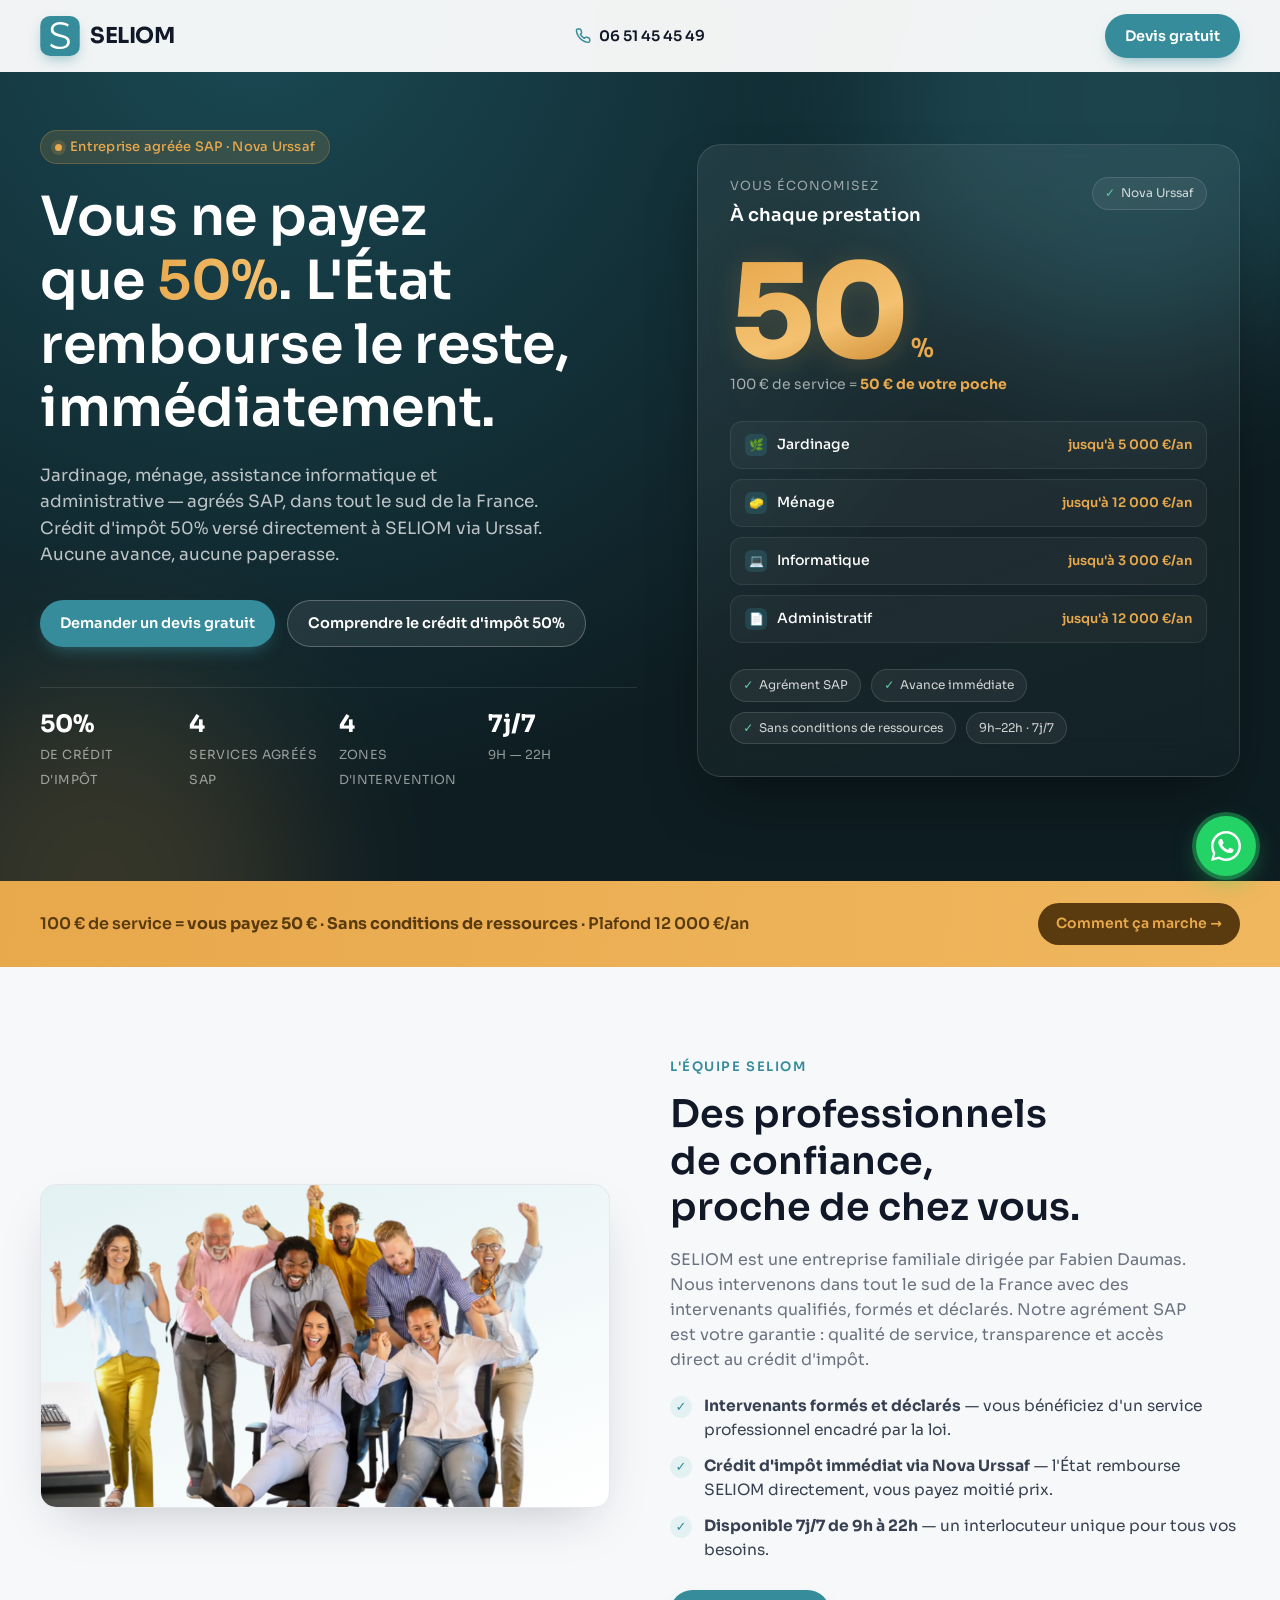
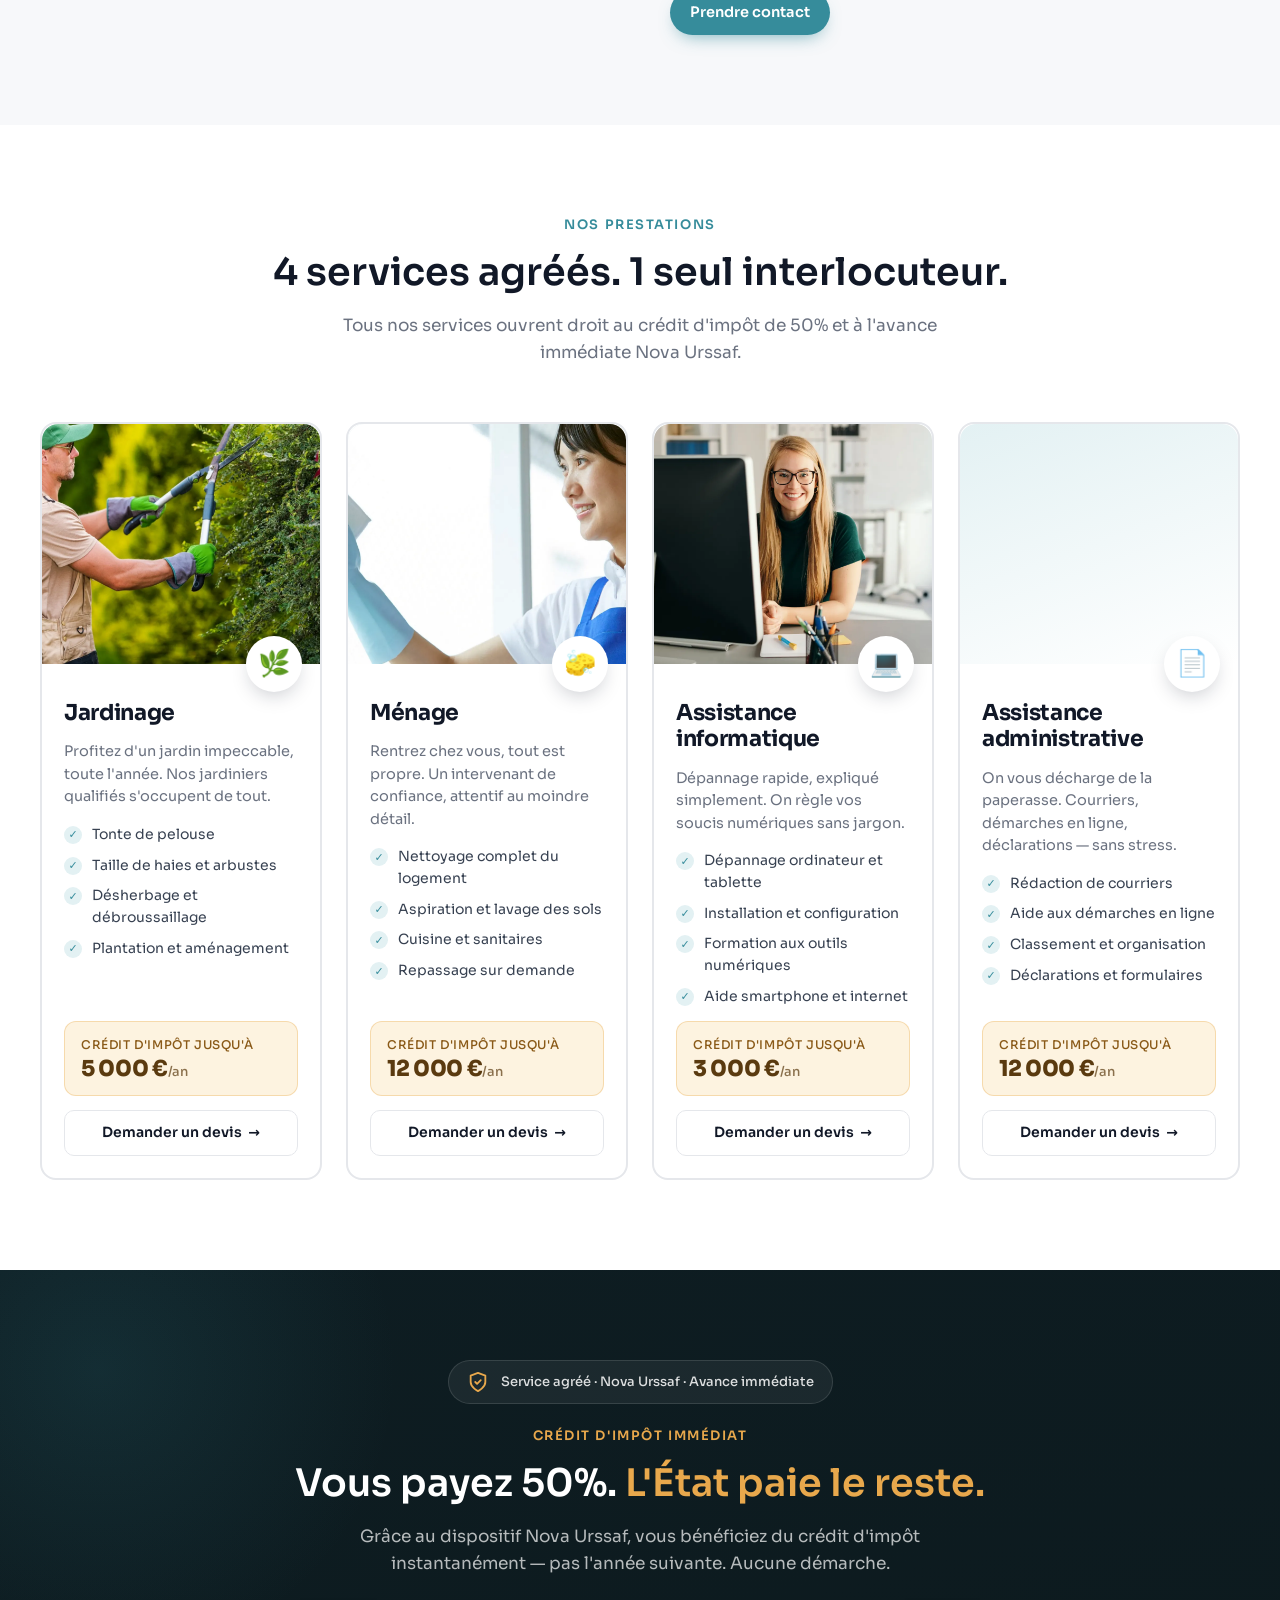
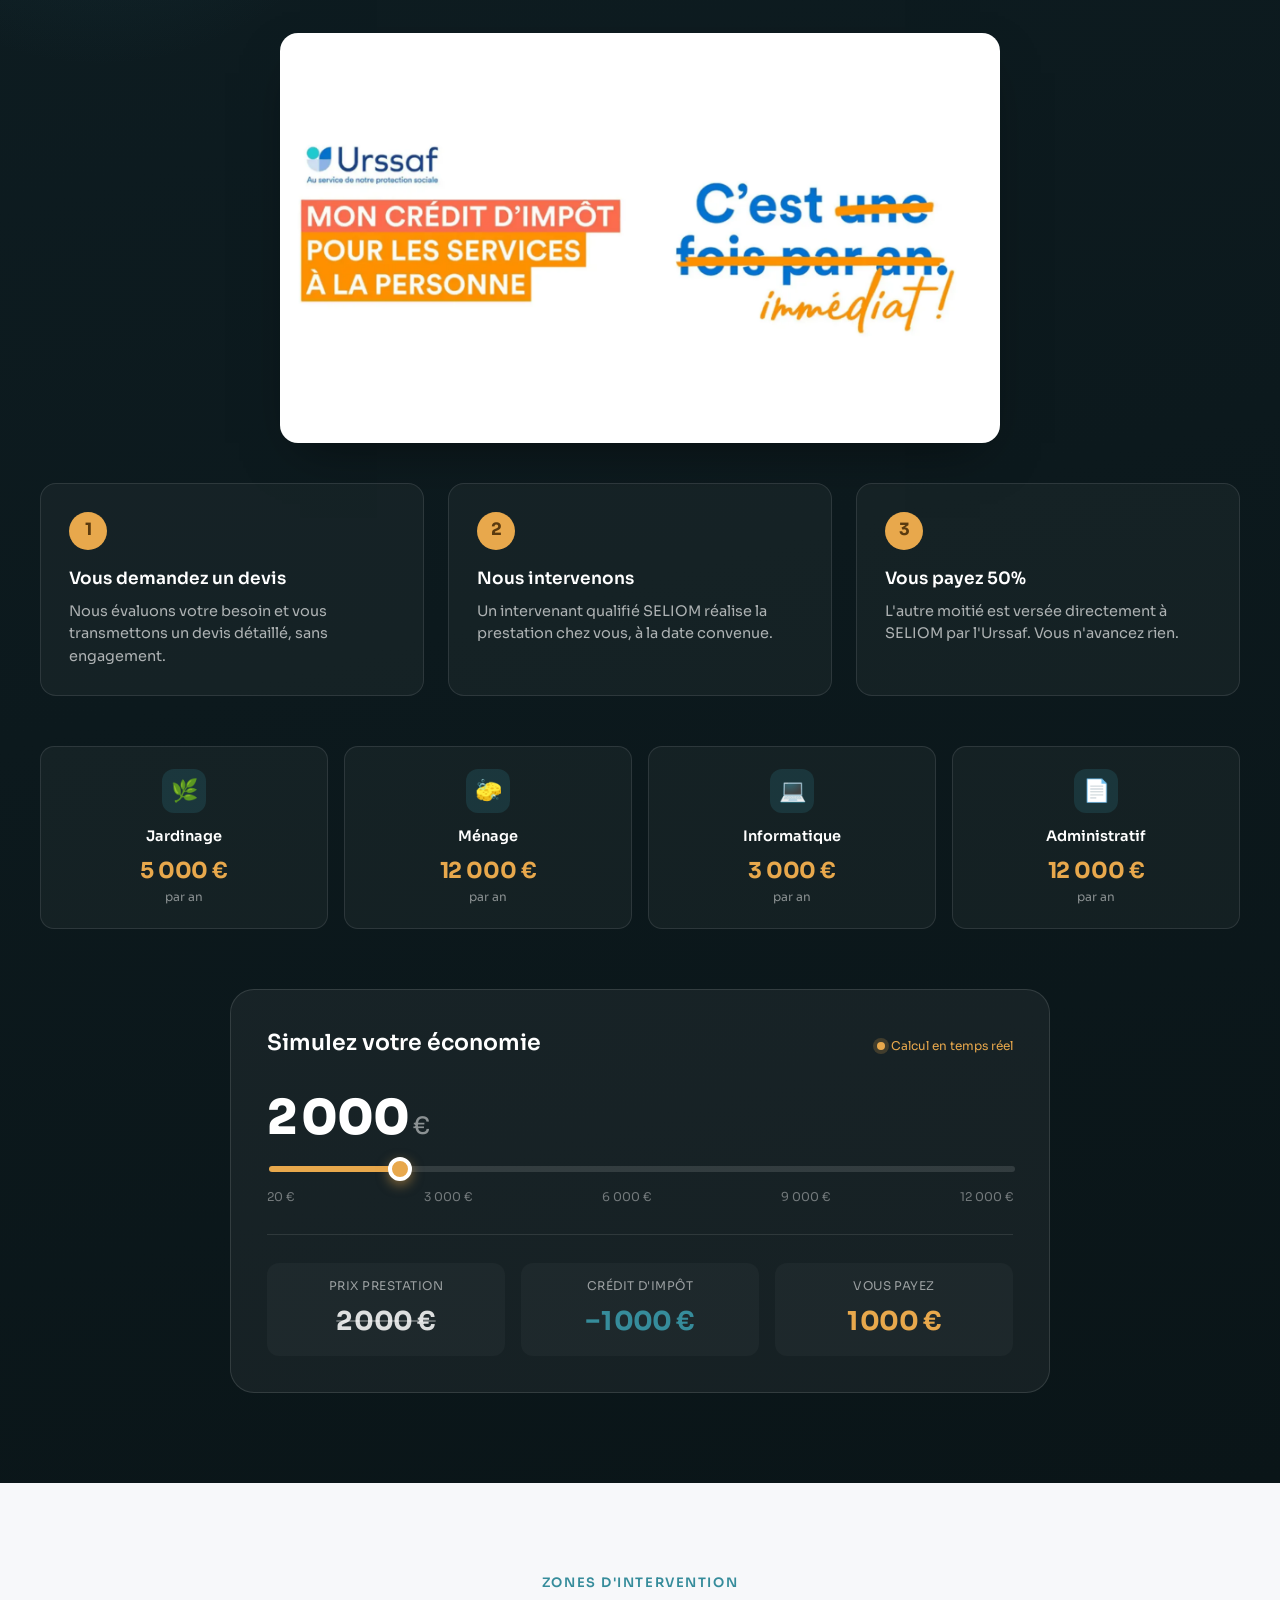
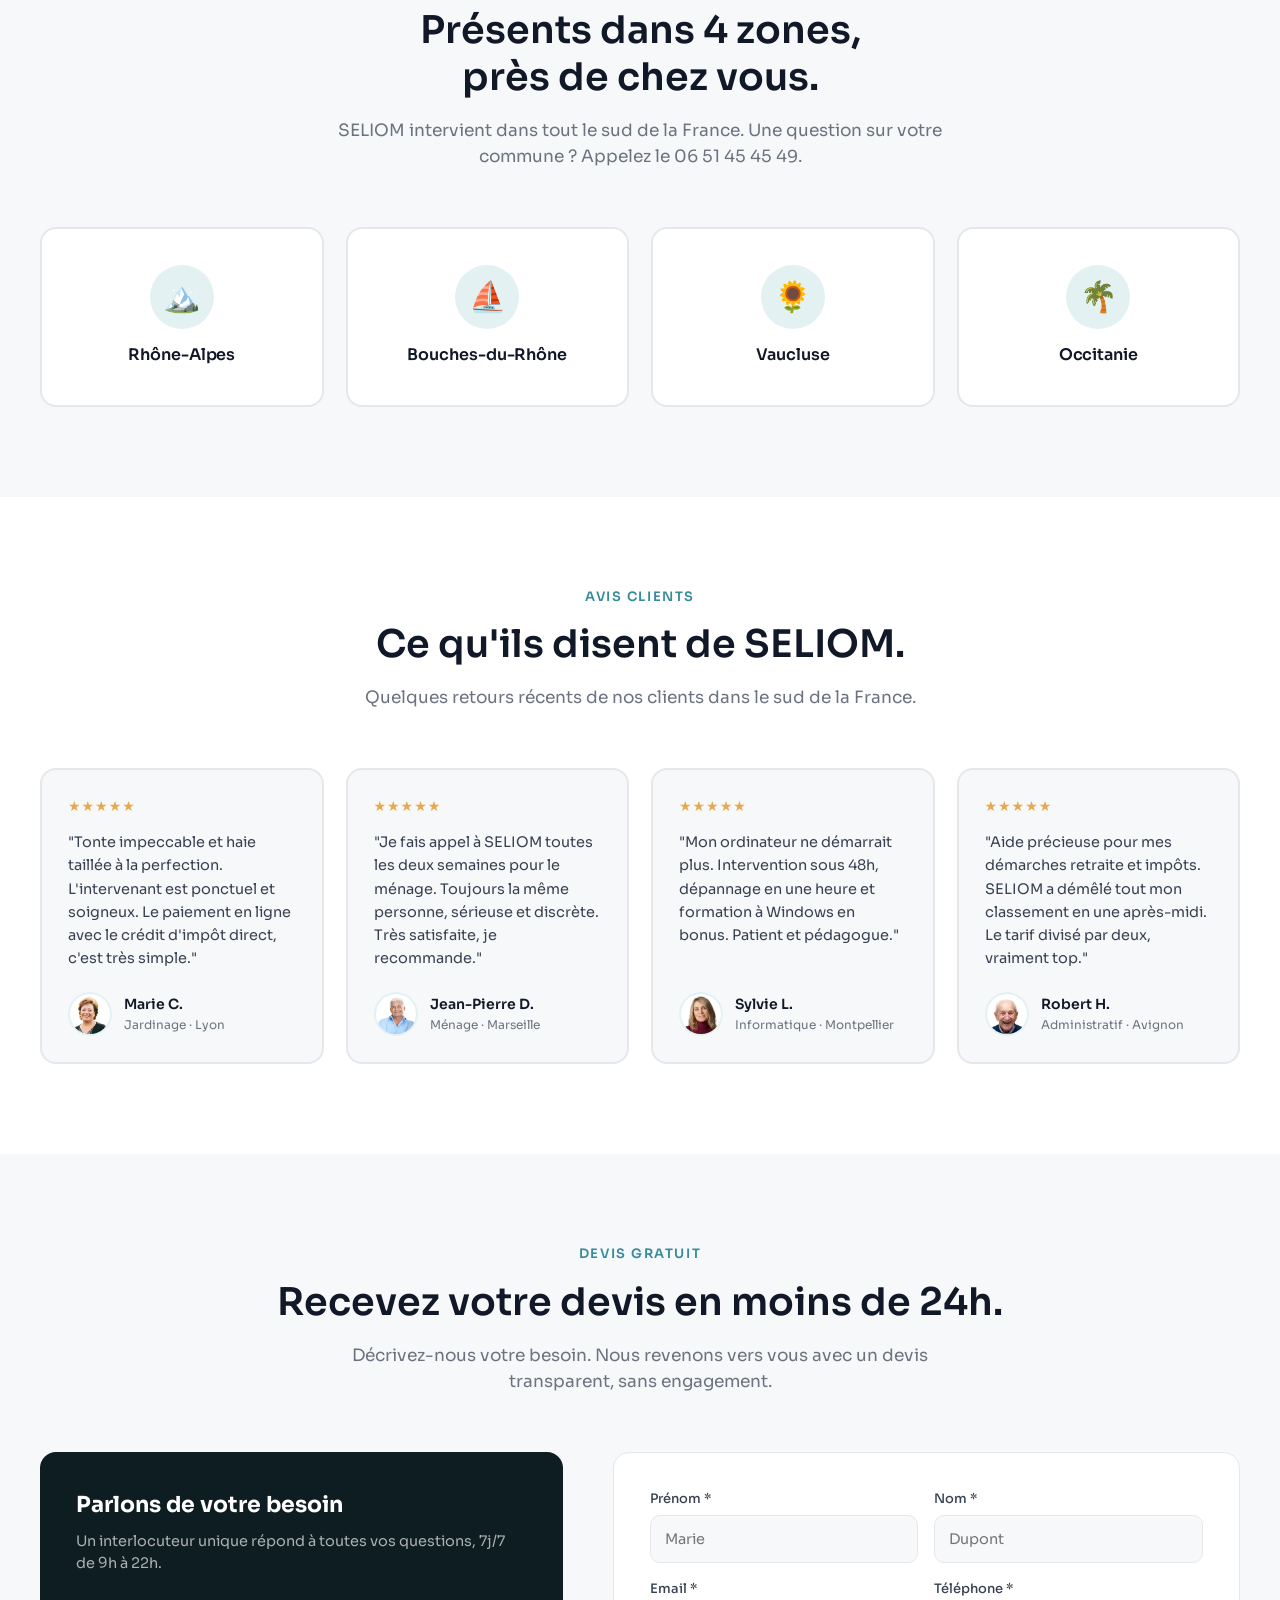
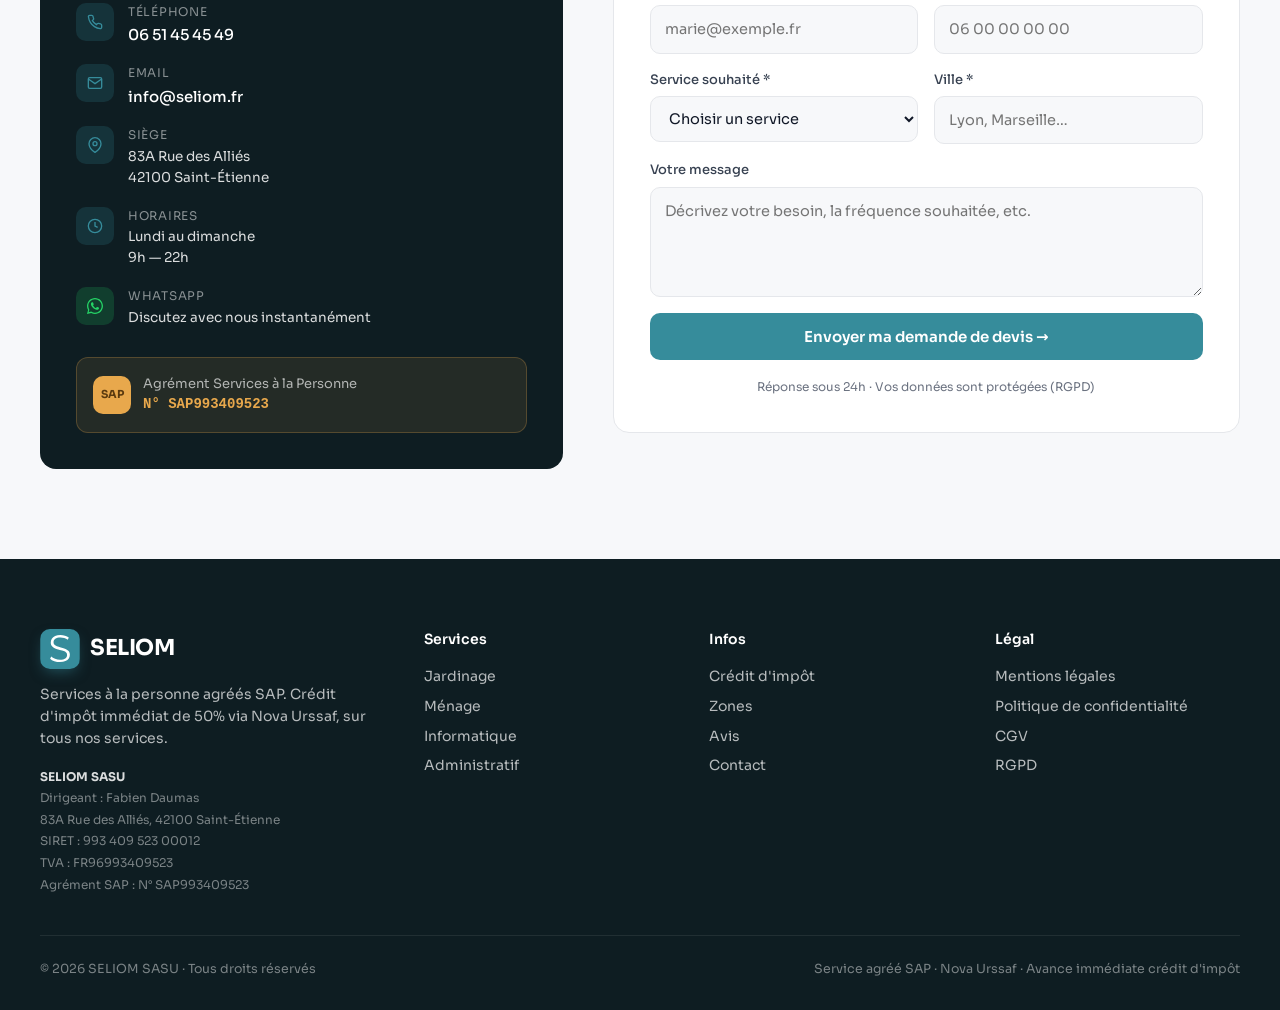
<file: index.html>
<!doctype html>
<html lang="fr">
<head>
<meta charset="utf-8" />
<meta name="viewport" content="width=device-width, initial-scale=1" />
<title>SELIOM — Services à la personne · Crédit d'impôt 50%</title>
<meta name="description" content="Jardinage, ménage, assistance informatique et administrative agréés SAP. Crédit d'impôt 50% immédiat via Urssaf. Sud de la France, 7j/7 de 9h à 22h." />
<meta name="author" content="SELIOM SASU" />
<meta name="robots" content="index, follow" />
<meta name="geo.region" content="FR-42" />
<meta name="geo.placename" content="Saint-Étienne" />
<link rel="canonical" href="https://www.seliom.fr/" />

<!-- Open Graph -->
<meta property="og:type" content="website" />
<meta property="og:locale" content="fr_FR" />
<meta property="og:site_name" content="SELIOM" />
<meta property="og:title" content="SELIOM — Services à la personne · Crédit d'impôt 50%" />
<meta property="og:description" content="Jardinage, ménage, assistance informatique et administrative agréés SAP. Crédit d'impôt 50% immédiat via Urssaf. Sud de la France, 7j/7 de 9h à 22h." />
<meta property="og:url" content="https://www.seliom.fr/" />
<meta property="og:image" content="https://www.seliom.fr/assets/jardinage.jpg" />

<!-- Twitter -->
<meta name="twitter:card" content="summary_large_image" />
<meta name="twitter:title" content="SELIOM — Services à la personne · Crédit d'impôt 50%" />
<meta name="twitter:description" content="Jardinage, ménage, informatique, administratif. 50% remboursés immédiatement via Nova Urssaf." />
<meta name="twitter:image" content="https://www.seliom.fr/assets/jardinage.jpg" />

<!-- Favicon -->
<link rel="icon" type="image/svg+xml" href="logo-seliom.svg" />

<!-- Theme -->
<meta name="theme-color" content="#368c9b" />

<link rel="preconnect" href="https://fonts.googleapis.com" />
<link rel="preconnect" href="https://fonts.gstatic.com" crossorigin />
<link href="https://fonts.googleapis.com/css2?family=Sora:wght@400;500;600;700;800&display=swap" rel="stylesheet" />

<!-- Preload LCP candidate (first service card image) -->
<link rel="preload" as="image" href="assets/jardinage.webp" type="image/webp" fetchpriority="high" />

<!-- JSON-LD LocalBusiness -->
<script type="application/ld+json">
{
  "@context": "https://schema.org",
  "@type": "LocalBusiness",
  "name": "SELIOM",
  "legalName": "SELIOM SASU",
  "description": "Entreprise de services à la personne agréée SAP. Jardinage, ménage, assistance informatique et administrative avec crédit d'impôt immédiat de 50% via Nova Urssaf.",
  "url": "https://www.seliom.fr/",
  "logo": "https://www.seliom.fr/logo-seliom.svg",
  "image": "https://www.seliom.fr/assets/jardinage.jpg",
  "telephone": "+33651454549",
  "email": "info@seliom.fr",
  "priceRange": "€€",
  "address": {
    "@type": "PostalAddress",
    "streetAddress": "83A Rue des Alliés",
    "postalCode": "42100",
    "addressLocality": "Saint-Étienne",
    "addressRegion": "Auvergne-Rhône-Alpes",
    "addressCountry": "FR"
  },
  "openingHoursSpecification": {
    "@type": "OpeningHoursSpecification",
    "dayOfWeek": ["Monday","Tuesday","Wednesday","Thursday","Friday","Saturday","Sunday"],
    "opens": "09:00",
    "closes": "22:00"
  },
  "areaServed": [
    {"@type": "AdministrativeArea", "name": "Auvergne-Rhône-Alpes"},
    {"@type": "AdministrativeArea", "name": "Provence-Alpes-Côte d'Azur"},
    {"@type": "AdministrativeArea", "name": "Occitanie"}
  ],
  "identifier": [
    {"@type": "PropertyValue", "propertyID": "SIRET", "value": "99340952300012"},
    {"@type": "PropertyValue", "propertyID": "TVA", "value": "FR96993409523"},
    {"@type": "PropertyValue", "propertyID": "Agrément SAP", "value": "SAP993409523"}
  ],
  "hasOfferCatalog": {
    "@type": "OfferCatalog",
    "name": "Services à la personne",
    "itemListElement": [
      {"@type": "Offer", "itemOffered": {"@type": "Service", "name": "Jardinage"}},
      {"@type": "Offer", "itemOffered": {"@type": "Service", "name": "Ménage"}},
      {"@type": "Offer", "itemOffered": {"@type": "Service", "name": "Assistance informatique"}},
      {"@type": "Offer", "itemOffered": {"@type": "Service", "name": "Assistance administrative"}}
    ]
  }
}
</script>
<style>
  :root {
    --primary: #368c9b;
    --primary-dark: #1f5a66;
    --primary-soft: #e3f1f3;
    --gold: #E8A84C;
    --gold-soft: #fdf3e0;
    --bg: #f7f8fa;
    --text: #374151;
    --text-soft: #6b7280;
    --text-strong: #111827;
    --line: #e5e7eb;
    --white: #ffffff;
    --dark: #0e1d22;
    --dark-2: #14282f;
    --shadow-sm: 0 1px 2px rgba(15,23,42,.05);
    --shadow-md: 0 6px 20px -8px rgba(15,23,42,.18);
    --shadow-lg: 0 20px 50px -20px rgba(15,23,42,.25);
    --radius: 16px;
    --radius-sm: 10px;
  }

  *, *::before, *::after { box-sizing: border-box; }
  html {
    scroll-behavior: smooth;
    overflow-x: hidden;
  }
  body {
    margin: 0;
    font-family: 'Sora', system-ui, sans-serif;
    color: var(--text);
    background: var(--bg);
    -webkit-font-smoothing: antialiased;
    line-height: 1.55;
    font-size: 16px;
    overflow-x: hidden;
    width: 100%;
  }
  img { max-width: 100%; display: block; height: auto; }
  picture { display: block; }
  /* Pictures à l'intérieur d'une .service-img doivent être transparentes pour
     laisser l'img absolument positionnée occuper toute la zone */
  .service-img picture { display: contents; }
  a { color: inherit; text-decoration: none; }
  button { font-family: inherit; cursor: pointer; border: none; background: none; }

  .container {
    width: min(1200px, 100% - 40px);
    margin-inline: auto;
  }

  /* ───────── NAV ───────── */
  .nav {
    position: fixed; top: 0; left: 0; right: 0; z-index: 100;
    background: rgba(255,255,255,.94);
    backdrop-filter: blur(12px);
    -webkit-backdrop-filter: blur(12px);
    transition: box-shadow .3s, background .3s;
  }
  .nav.scrolled { box-shadow: 0 2px 20px -4px rgba(15,23,42,.12); background: rgba(255,255,255,.98); }
  .nav-inner {
    display: flex; align-items: center; justify-content: space-between;
    height: 72px;
    position: relative;
  }
  /* Desktop : téléphone centré absolument dans la barre */
  @media (min-width: 769px) {
    .nav-phone {
      position: absolute;
      left: 50%; top: 50%;
      transform: translate(-50%, -50%);
    }
  }
  .logo {
    display: flex; align-items: center; gap: 10px;
    font-weight: 700; font-size: 22px; letter-spacing: -.02em;
    color: var(--text-strong);
  }
  .logo-mark {
    width: 40px; height: 40px;
    display: block;
    border-radius: 10px;
    box-shadow: 0 6px 14px -4px rgba(54,140,155,.5);
  }
  .nav-links {
    display: flex; gap: 30px; align-items: center;
    font-size: 14.5px; font-weight: 500;
  }
  .nav-links a { color: var(--text); transition: color .2s; }
  .nav-links a:hover { color: var(--primary); }
  .nav-right { display: flex; align-items: center; gap: 14px; }
  .nav-phone {
    display: inline-flex; align-items: center; gap: 8px;
    font-weight: 600; color: var(--text-strong); font-size: 14.5px;
  }
  .nav-phone svg { width: 16px; height: 16px; color: var(--primary); }
  .btn {
    display: inline-flex; align-items: center; gap: 8px;
    padding: 11px 20px; border-radius: 999px;
    font-weight: 600; font-size: 14.5px;
    transition: transform .15s, box-shadow .2s, background .2s;
    white-space: nowrap;
  }
  .btn-primary { background: var(--primary); color: white; box-shadow: 0 8px 18px -8px rgba(54,140,155,.7); }
  .btn-primary:hover { background: var(--primary-dark); transform: translateY(-1px); }
  .btn-gold { background: var(--gold); color: #5a3a0f; }
  .btn-gold:hover { background: #d8983c; transform: translateY(-1px); }
  .btn-outline { background: rgba(255,255,255,.08); color: white; border: 1px solid rgba(255,255,255,.25); }
  .btn-outline:hover { background: rgba(255,255,255,.15); }
  .btn-ghost { background: white; color: var(--text-strong); border: 1px solid var(--line); }
  .btn-ghost:hover { border-color: var(--primary); color: var(--primary); }

  .hamburger { display: none; width: 40px; height: 40px; border-radius: 10px; background: var(--bg); place-items: center; }
  .hamburger span { width: 18px; height: 2px; background: var(--text-strong); position: relative; }
  .hamburger span::before, .hamburger span::after {
    content: ''; position: absolute; left: 0; width: 18px; height: 2px; background: var(--text-strong);
  }
  .hamburger span::before { top: -6px; }
  .hamburger span::after { top: 6px; }

  /* ───────── HERO ───────── */
  .hero {
    position: relative;
    background: radial-gradient(circle at 20% 0%, #1a4a55 0%, var(--dark) 60%);
    color: white;
    padding: 130px 0 90px;
    overflow: hidden;
  }
  .hero::before, .hero::after {
    content: ''; position: absolute; border-radius: 50%;
    filter: blur(80px); opacity: .35;
  }
  .hero::before { width: 500px; height: 500px; background: var(--primary); top: -150px; right: -100px; }
  .hero::after  { width: 400px; height: 400px; background: var(--gold);    bottom: -200px; left: -100px; opacity: .18; }
  .hero-grid {
    position: relative; z-index: 2;
    display: grid; grid-template-columns: 1.1fr 1fr; gap: 60px;
    align-items: center;
  }
  .eyebrow {
    display: inline-flex; align-items: center; gap: 8px;
    padding: 6px 14px; border-radius: 999px;
    background: rgba(232,168,76,.15); color: var(--gold);
    font-size: 13px; font-weight: 500; letter-spacing: .02em;
    border: 1px solid rgba(232,168,76,.25);
    margin-bottom: 22px;
  }
  .eyebrow .dot { width: 7px; height: 7px; border-radius: 50%; background: var(--gold); box-shadow: 0 0 0 4px rgba(232,168,76,.18); }
  h1.hero-title {
    font-size: clamp(34px, 4.6vw, 54px);
    line-height: 1.18;
    letter-spacing: -.005em;
    font-weight: 600;
    margin: 0 0 22px;
    text-wrap: balance;
  }
  h1.hero-title em {
    font-style: normal;
    background: linear-gradient(120deg, var(--gold), #f6c577);
    -webkit-background-clip: text; background-clip: text; color: transparent;
  }
  .hero-sub {
    color: rgba(255,255,255,.72); font-size: 17px; max-width: 520px;
    margin: 0 0 32px;
  }
  .hero-cta { display: flex; flex-wrap: wrap; gap: 12px; margin-bottom: 40px; }
  .hero-stats {
    display: grid; grid-template-columns: repeat(4, 1fr); gap: 0;
    border-top: 1px solid rgba(255,255,255,.1);
    padding-top: 24px;
  }
  .hero-stats div { padding-right: 16px; }
  .hero-stats strong {
    display: block; font-size: 24px; font-weight: 700; color: white; line-height: 1;
    margin-bottom: 6px;
  }
  .hero-stats span { font-size: 12.5px; color: rgba(255,255,255,.55); letter-spacing: .03em; text-transform: uppercase; }

  .hero-card {
    background: linear-gradient(160deg, rgba(255,255,255,.07), rgba(255,255,255,.02));
    border: 1px solid rgba(255,255,255,.12);
    border-radius: 24px;
    padding: 32px;
    backdrop-filter: blur(20px);
    -webkit-backdrop-filter: blur(20px);
    box-shadow: 0 30px 60px -20px rgba(0,0,0,.5);
  }
  .hero-card-top { display: flex; align-items: flex-start; justify-content: space-between; gap: 16px; margin-bottom: 28px; }
  .hero-card-label { font-size: 12.5px; color: rgba(255,255,255,.55); letter-spacing: .08em; text-transform: uppercase; margin-bottom: 6px; }
  .hero-card-title { font-size: 18px; font-weight: 600; color: white; }
  .hero-percent {
    font-size: clamp(80px, 11vw, 130px); line-height: .85;
    font-weight: 800; letter-spacing: -.04em;
    background: linear-gradient(160deg, var(--gold), #f6c577 60%, #c9862d);
    -webkit-background-clip: text; background-clip: text; color: transparent;
    text-shadow: 0 4px 30px rgba(232,168,76,.2);
  }
  .hero-percent-row { display: flex; align-items: baseline; gap: 6px; margin-bottom: 4px; }
  .hero-percent-row span { font-size: 26px; font-weight: 600; color: var(--gold); }
  .hero-services-list { display: grid; gap: 10px; margin-top: 26px; }
  .hero-service {
    display: flex; align-items: center; justify-content: space-between;
    padding: 12px 14px;
    background: rgba(255,255,255,.04);
    border: 1px solid rgba(255,255,255,.08);
    border-radius: 12px;
    font-size: 14px;
  }
  .hero-service-name { display: flex; align-items: center; gap: 10px; font-weight: 500; color: white; }
  .hero-service-name .ico { width: 22px; height: 22px; border-radius: 6px; background: rgba(54,140,155,.25); display: grid; place-items: center; font-size: 12px; }
  .hero-service-cap { color: var(--gold); font-weight: 600; font-size: 13px; }
  .hero-badges {
    display: flex; flex-wrap: wrap; gap: 10px; margin-top: 26px;
  }
  .hero-badge {
    display: inline-flex; align-items: center; gap: 6px;
    padding: 6px 12px; border-radius: 999px;
    background: rgba(255,255,255,.06); border: 1px solid rgba(255,255,255,.12);
    font-size: 12px; color: rgba(255,255,255,.8);
  }
  .hero-badge .check { color: #5fd0a8; font-weight: 700; }

  /* ───────── ORANGE BANNER ───────── */
  .banner {
    background: linear-gradient(95deg, var(--gold) 0%, #f0b75e 100%);
    color: #5a3a0f;
    padding: 22px 0;
  }
  .banner-inner {
    display: flex; align-items: center; justify-content: space-between; gap: 24px; flex-wrap: wrap;
  }
  .banner-text { font-weight: 600; font-size: 16px; }
  .banner-text strong { font-weight: 700; }
  .banner-cta {
    background: #5a3a0f; color: var(--gold);
    padding: 10px 18px; border-radius: 999px; font-weight: 600; font-size: 14px;
    display: inline-flex; align-items: center; gap: 6px;
  }
  .banner-cta:hover { background: #3d260a; }

  /* ───────── SECTION TITLE ───────── */
  section { padding: 90px 0; }
  .section-eyebrow {
    color: var(--primary); font-weight: 600; font-size: 13px;
    letter-spacing: .12em; text-transform: uppercase;
    margin-bottom: 14px;
  }
  .section-title {
    font-size: clamp(26px, 3.2vw, 38px);
    line-height: 1.22; letter-spacing: 0; font-weight: 600;
    color: var(--text-strong);
    margin: 0 0 18px;
    text-wrap: balance;
  }
  .section-lead {
    font-size: 17px; color: var(--text-soft); max-width: 640px;
    margin: 0 auto;
  }
  .section-head { text-align: center; max-width: 760px; margin: 0 auto 56px; }

  /* ───────── EQUIPE ───────── */
  .team {
    display: grid; grid-template-columns: 1fr 1fr; gap: 60px; align-items: center;
  }
  .team-photos {
    border-radius: var(--radius);
    overflow: hidden;
    background: linear-gradient(160deg, var(--primary-soft) 0%, #ffffff 100%);
    border: 1px solid var(--line);
    box-shadow: var(--shadow-lg);
    line-height: 0;
  }
  .team-photo-img {
    width: 100%;
    height: auto;
    display: block;
    margin: 0;
  }
  .team-text h2 { margin-top: 0; }
  .team-features { list-style: none; padding: 0; margin: 22px 0 28px; display: grid; gap: 12px; }
  .team-features li {
    display: flex; align-items: flex-start; gap: 12px;
    font-size: 15.5px; color: var(--text);
  }
  .team-features .ch {
    flex: none; width: 22px; height: 22px; border-radius: 50%;
    background: var(--primary-soft); color: var(--primary);
    display: grid; place-items: center; font-size: 13px; font-weight: 700;
    margin-top: 2px;
  }

  /* ───────── SERVICES ───────── */
  .services-bg { background: white; }
  .services-grid {
    display: grid; grid-template-columns: repeat(4, 1fr); gap: 24px;
  }
  .service-card {
    background: white; border: 2px solid var(--line); border-radius: var(--radius);
    overflow: hidden;
    transition: transform .35s cubic-bezier(.2,.8,.2,1), box-shadow .35s, border-color .35s;
    display: flex; flex-direction: column;
    position: relative;
  }
  .service-card::before {
    content: '';
    position: absolute; top: 0; left: 0; right: 0; height: 3px;
    background: var(--gold);
    transform: scaleX(0); transform-origin: left center;
    transition: transform .5s cubic-bezier(.2,.8,.2,1);
    z-index: 3;
  }
  .service-card:hover {
    transform: translateY(-10px);
    border-color: var(--gold);
    box-shadow: 0 24px 40px -16px rgba(232, 168, 76, .45);
  }
  .service-card:hover::before { transform: scaleX(1); }
  .service-img {
    height: 240px; position: relative; overflow: hidden;
    margin: 0;
    border-radius: var(--radius) var(--radius) 0 0;
    background: linear-gradient(160deg, var(--primary-soft) 0%, #ffffff 100%);
  }
  .service-img .ph {
    position: absolute; inset: 0;
    width: 100%; height: 100%;
    object-fit: cover;
    transition: transform .6s cubic-bezier(.2,.8,.2,1);
  }
  .service-img::after {
    content: '';
    position: absolute; inset: 0;
    background: linear-gradient(180deg, transparent 50%, rgba(14,29,34,.35) 100%);
    opacity: 0; transition: opacity .35s;
    pointer-events: none;
  }
  .service-card:hover .service-img .ph { transform: scale(1.08); }
  .service-card:hover .service-img::after { opacity: 1; }

  /* Cercle décoratif emoji posé sur le bord bas de l'image (240px) */
  .service-icon {
    position: absolute;
    right: 18px;
    top: calc(240px - 28px);
    width: 56px; height: 56px;
    border-radius: 50%;
    background: white;
    box-shadow: 0 8px 20px -6px rgba(15,23,42,.25);
    display: grid; place-items: center;
    font-size: 26px; line-height: 1;
    z-index: 3;
    transition: transform .35s cubic-bezier(.2,.8,.2,1), background .25s, box-shadow .3s;
  }
  .service-card:hover .service-icon {
    background: var(--gold);
    transform: rotate(-8deg) scale(1.08);
    box-shadow: 0 14px 26px -8px rgba(232,168,76,.55);
  }

  .service-body {
    padding: 36px 22px 22px;
    display: flex; flex-direction: column; gap: 14px;
    flex: 1;
  }
  .service-name {
    font-size: 22px; font-weight: 700; color: var(--text-strong);
    margin: 0; letter-spacing: -.015em; line-height: 1.2;
    transition: color .25s;
  }
  .service-card:hover .service-name { color: var(--primary); }

  .service-desc {
    font-size: 14.5px; color: var(--text-soft); margin: 0;
    line-height: 1.55;
  }

  .service-list { list-style: none; padding: 0; margin: 2px 0 0; display: grid; gap: 9px; }
  .service-list li {
    font-size: 14px; display: flex; align-items: flex-start; gap: 10px;
    color: var(--text);
  }
  .service-list li::before {
    content: '✓';
    flex: none; width: 18px; height: 18px;
    display: grid; place-items: center;
    border-radius: 50%;
    background: var(--primary-soft); color: var(--primary);
    font-size: 11px; font-weight: 700;
    margin-top: 2px;
    transition: background .25s, color .25s, transform .25s;
  }
  .service-card:hover .service-list li::before {
    background: var(--gold);
    color: #5a3a0f;
  }

  /* Plafond crédit d'impôt, plus impactant */
  .service-cap {
    margin-top: auto;
    padding: 14px 16px;
    background: var(--gold-soft);
    border: 1px solid rgba(232,168,76,.35);
    border-radius: 12px;
    display: flex; flex-direction: column; gap: 2px;
    transition: background .3s, border-color .3s;
  }
  .service-card:hover .service-cap {
    background: var(--gold);
    border-color: var(--gold);
  }
  .service-cap .label {
    font-size: 12px; font-weight: 500;
    color: #8a5a18;
    text-transform: uppercase; letter-spacing: .05em;
    transition: color .3s;
  }
  .service-cap .amount {
    font-size: 22px; font-weight: 800;
    color: #5a3a0f;
    letter-spacing: -.015em;
    line-height: 1.1;
    transition: color .3s;
  }
  .service-cap .amount small {
    font-size: 13px; font-weight: 500;
    opacity: .7;
  }
  .service-card:hover .service-cap .label,
  .service-card:hover .service-cap .amount { color: #5a3a0f; }

  /* CTA en bas de chaque card */
  .service-cta {
    display: inline-flex;
    align-items: center; justify-content: center; gap: 6px;
    padding: 11px 18px;
    border-radius: 10px;
    border: 1px solid var(--line);
    background: white;
    color: var(--text-strong);
    font-size: 14px; font-weight: 600;
    text-align: center;
    transition: background .25s, border-color .25s, color .25s, transform .15s;
  }
  .service-cta:hover {
    background: var(--primary);
    border-color: var(--primary);
    color: white;
    transform: translateY(-1px);
  }
  .service-card:hover .service-cta {
    border-color: var(--primary);
    color: var(--primary);
  }
  .service-card:hover .service-cta:hover {
    background: var(--primary);
    color: white;
  }

  /* ───────── CREDIT ───────── */
  .credit {
    background: linear-gradient(165deg, var(--dark) 0%, #0a1518 100%);
    color: white;
    position: relative; overflow: hidden;
  }
  .credit::before {
    content: ''; position: absolute; width: 600px; height: 600px;
    background: radial-gradient(circle, var(--primary) 0%, transparent 70%);
    opacity: .15; top: -200px; left: -200px;
  }
  .credit .section-title { color: white; }
  .credit .section-lead { color: rgba(255,255,255,.7); }
  .credit .section-eyebrow { color: var(--gold); }

  .urssaf-badge {
    display: inline-flex; align-items: center; gap: 12px;
    padding: 10px 18px;
    background: rgba(255,255,255,.06);
    border: 1px solid rgba(255,255,255,.12);
    border-radius: 999px;
    margin-bottom: 22px;
  }
  .urssaf-badge svg { width: 22px; height: 22px; }
  .urssaf-badge span { font-size: 13px; color: rgba(255,255,255,.85); font-weight: 500; }

  .urssaf-banner {
    display: block;
    max-width: 720px; width: 100%;
    margin: 40px auto 0;
    border-radius: 18px;
    overflow: hidden;
    box-shadow: 0 20px 50px -20px rgba(0,0,0,.5);
    border: 1px solid rgba(255,255,255,.08);
    background: white;
  }
  .urssaf-banner img { width: 100%; height: auto; display: block; }
  @media (max-width: 768px) {
    .urssaf-banner { max-width: 100%; border-radius: 14px; margin-top: 28px; }
  }

  .credit-steps {
    display: grid; grid-template-columns: repeat(3, 1fr); gap: 24px;
    margin: 40px 0 50px;
  }
  .credit-step {
    background: rgba(255,255,255,.04);
    border: 1px solid rgba(255,255,255,.1);
    border-radius: 16px;
    padding: 28px;
    position: relative;
  }
  .credit-step-num {
    width: 38px; height: 38px; border-radius: 50%;
    background: var(--gold); color: #5a3a0f;
    font-weight: 700; font-size: 17px;
    display: grid; place-items: center;
    margin-bottom: 16px;
  }
  .credit-step h4 { margin: 0 0 8px; font-size: 17px; font-weight: 600; color: white; }
  .credit-step p { margin: 0; font-size: 14.5px; color: rgba(255,255,255,.65); }

  .caps-grid {
    display: grid; grid-template-columns: repeat(4, 1fr); gap: 16px;
    margin-bottom: 60px;
  }
  .cap {
    background: rgba(255,255,255,.04);
    border: 1px solid rgba(255,255,255,.1);
    border-radius: 14px;
    padding: 22px 20px;
    text-align: center;
  }
  .cap .ico {
    width: 44px; height: 44px; border-radius: 12px;
    background: rgba(54,140,155,.2); color: var(--primary);
    display: grid; place-items: center; font-size: 22px;
    margin: 0 auto 12px;
  }
  .cap h5 { margin: 0 0 6px; color: white; font-size: 14.5px; font-weight: 600; }
  .cap .amount { font-size: 22px; font-weight: 700; color: var(--gold); letter-spacing: -.02em; }
  .cap .per { font-size: 12px; color: rgba(255,255,255,.5); }

  .simulator {
    background: rgba(255,255,255,.05);
    border: 1px solid rgba(255,255,255,.12);
    border-radius: 24px;
    padding: 36px;
    max-width: 820px; margin: 0 auto;
  }
  .sim-head { display: flex; justify-content: space-between; align-items: baseline; flex-wrap: wrap; gap: 12px; margin-bottom: 20px; }
  .sim-head h3 { margin: 0; font-size: 22px; color: white; font-weight: 600; }
  .sim-head .live { font-size: 12px; color: var(--gold); display: inline-flex; align-items: center; gap: 6px; }
  .sim-head .live::before { content: ''; width: 8px; height: 8px; border-radius: 50%; background: var(--gold); box-shadow: 0 0 0 4px rgba(232,168,76,.2); animation: pulse 2s infinite; }
  @keyframes pulse { 0%, 100% { box-shadow: 0 0 0 4px rgba(232,168,76,.2); } 50% { box-shadow: 0 0 0 10px rgba(232,168,76,0); } }

  .sim-range { margin: 24px 0; }
  .sim-amount {
    font-size: 48px; font-weight: 800; color: white; letter-spacing: -.02em;
    text-align: center; margin-bottom: 24px;
  }
  .sim-amount small { font-size: 24px; color: rgba(255,255,255,.5); font-weight: 500; }

  input[type=range] {
    width: 100%; -webkit-appearance: none; appearance: none;
    height: 6px; border-radius: 999px;
    background: rgba(255,255,255,.12);
    outline: none;
  }
  input[type=range]::-webkit-slider-thumb {
    -webkit-appearance: none; appearance: none;
    width: 24px; height: 24px; border-radius: 50%;
    background: var(--gold);
    border: 4px solid white;
    box-shadow: 0 4px 12px rgba(232,168,76,.5);
    cursor: pointer;
  }
  input[type=range]::-moz-range-thumb {
    width: 24px; height: 24px; border-radius: 50%;
    background: var(--gold); border: 4px solid white;
    box-shadow: 0 4px 12px rgba(232,168,76,.5);
    cursor: pointer;
  }
  .sim-ticks { display: flex; justify-content: space-between; font-size: 12px; color: rgba(255,255,255,.4); margin-top: 8px; }
  .sim-result {
    display: grid; grid-template-columns: 1fr 1fr 1fr; gap: 16px;
    margin-top: 28px; padding-top: 28px; border-top: 1px solid rgba(255,255,255,.1);
  }
  .sim-cell { text-align: center; padding: 14px 8px; border-radius: 12px; background: rgba(255,255,255,.03); }
  .sim-cell .l { font-size: 12px; color: rgba(255,255,255,.55); margin-bottom: 6px; letter-spacing: .04em; text-transform: uppercase; }
  .sim-cell .v { font-size: 26px; font-weight: 700; letter-spacing: -.02em; }
  .sim-cell.before .v { color: rgba(255,255,255,.85); text-decoration: line-through; text-decoration-color: rgba(255,255,255,.3); }
  .sim-cell.save .v { color: var(--primary); }
  .sim-cell.after .v { color: var(--gold); }

  /* ───────── ZONES ───────── */
  .zones-grid { display: grid; grid-template-columns: repeat(4, 1fr); gap: 22px; }
  .zone {
    background: white;
    border: 2px solid var(--line);
    border-radius: var(--radius);
    padding: 36px 22px;
    text-align: center;
    display: flex;
    flex-direction: column;
    align-items: center;
    justify-content: center;
    gap: 14px;
    min-height: 180px;
    transition: transform .25s cubic-bezier(.2,.8,.2,1), box-shadow .25s, border-color .25s;
  }
  .zone:hover {
    border-color: var(--gold);
    box-shadow: 0 24px 40px -16px rgba(232, 168, 76, .45);
    transform: translateY(-4px);
  }
  .zone .ico {
    width: 64px; height: 64px;
    border-radius: 50%;
    background: var(--primary-soft);
    display: grid; place-items: center;
    font-size: 30px;
    transition: background .25s, transform .35s cubic-bezier(.2,.8,.2,1);
  }
  .zone:hover .ico {
    background: var(--gold-soft);
    transform: scale(1.08);
  }
  .zone h4 {
    margin: 0;
    font-size: 16px;
    font-weight: 600;
    color: var(--text-strong);
    letter-spacing: -.005em;
  }

  /* ───────── TESTIMONIALS ───────── */
  .reviews-bg { background: white; }
  .reviews-grid { display: grid; grid-template-columns: repeat(4, 1fr); gap: 22px; }
  .review {
    background: var(--bg); border-radius: var(--radius);
    padding: 26px;
    display: flex; flex-direction: column; gap: 14px;
    border: 2px solid var(--line);
    transition: transform .35s cubic-bezier(.2,.8,.2,1), box-shadow .35s, border-color .35s;
  }
  .review:hover {
    transform: translateY(-6px);
    border-color: var(--gold);
    box-shadow: 0 24px 40px -16px rgba(232, 168, 76, .45);
  }
  .review .stars { color: var(--gold); font-size: 14px; letter-spacing: 1px; }
  .review-text { font-size: 14.5px; line-height: 1.6; color: var(--text); margin: 0; flex: 1; }
  .review-foot { display: flex; align-items: center; gap: 12px; margin-top: 8px; }
  .review-avatar {
    width: 44px; height: 44px; border-radius: 50%;
    background: var(--primary-soft); color: var(--primary);
    display: grid; place-items: center; font-weight: 700; font-size: 14px;
    overflow: hidden;
    flex: none;
    border: 2px solid transparent;
    transition: border-color .3s, transform .3s;
  }
  .review-avatar img {
    width: 100%; height: 100%;
    object-fit: cover;
    display: block;
  }
  .review:hover .review-avatar {
    border-color: var(--gold);
    transform: scale(1.05);
  }
  .review-name { font-weight: 600; font-size: 14px; color: var(--text-strong); }
  .review-tag { font-size: 12px; color: var(--text-soft); }

  /* ───────── CONTACT ───────── */
  .contact-grid { display: grid; grid-template-columns: 1fr 1.2fr; gap: 50px; align-items: start; }
  .contact-info-card {
    background: var(--dark); color: white;
    padding: 36px; border-radius: var(--radius);
    position: sticky; top: 100px;
  }
  .contact-info-card h3 { margin: 0 0 8px; font-size: 22px; }
  .contact-info-card > p { color: rgba(255,255,255,.65); margin: 0 0 28px; font-size: 14.5px; }
  .contact-list { display: grid; gap: 18px; margin-bottom: 28px; }
  .contact-item { display: flex; align-items: flex-start; gap: 14px; }
  .contact-item .i {
    flex: none; width: 38px; height: 38px; border-radius: 10px;
    background: rgba(54,140,155,.2); color: var(--primary);
    display: grid; place-items: center;
  }
  .contact-item .i svg { width: 16px; height: 16px; }
  .contact-item .l { font-size: 12px; color: rgba(255,255,255,.5); text-transform: uppercase; letter-spacing: .06em; margin-bottom: 2px; }
  .contact-item .v { font-size: 15px; color: white; font-weight: 500; }
  .contact-item .v.small { font-size: 13.5px; font-weight: 400; color: rgba(255,255,255,.85); }
  .contact-sap {
    margin-top: 24px; padding: 16px;
    background: rgba(232,168,76,.1); border: 1px solid rgba(232,168,76,.25);
    border-radius: 12px;
    display: flex; align-items: center; gap: 12px;
  }
  .contact-sap-ico {
    width: 38px; height: 38px; border-radius: 10px; background: var(--gold); color: #5a3a0f;
    display: grid; place-items: center; font-weight: 700; font-size: 11px;
  }
  .contact-sap .t { font-size: 13px; color: rgba(255,255,255,.65); }
  .contact-sap .n { font-size: 14px; font-weight: 600; color: var(--gold); font-family: ui-monospace, monospace; }

  .contact-form {
    background: white; padding: 36px; border-radius: var(--radius); border: 1px solid var(--line);
  }
  .form-grid { display: grid; grid-template-columns: 1fr 1fr; gap: 16px; }
  .form-field { display: flex; flex-direction: column; gap: 6px; }
  .form-field.full { grid-column: 1 / -1; }
  .form-field label { font-size: 13px; font-weight: 500; color: var(--text); }
  .form-field input, .form-field select, .form-field textarea {
    width: 100%;
    border: 1px solid var(--line); background: var(--bg);
    border-radius: 10px; padding: 12px 14px; font: inherit; font-size: 14.5px; color: var(--text-strong);
    transition: border-color .2s, background .2s;
  }
  .form-field textarea { resize: vertical; min-height: 110px; }
  .form-field input:focus, .form-field select:focus, .form-field textarea:focus {
    outline: none; border-color: var(--primary); background: white;
    box-shadow: 0 0 0 4px rgba(54,140,155,.1);
  }
  .form-submit {
    background: var(--primary); color: white;
    padding: 14px 22px; border-radius: 10px; font-weight: 600; font-size: 15px;
    width: 100%;
    transition: background .2s, transform .15s;
  }
  .form-submit:hover { background: var(--primary-dark); transform: translateY(-1px); }
  .form-note { font-size: 12px; color: var(--text-soft); text-align: center; margin-top: 12px; }

  /* ───────── FOOTER ───────── */
  footer {
    background: var(--dark); color: rgba(255,255,255,.7);
    padding: 70px 0 30px; font-size: 14px;
  }
  .footer-grid { display: grid; grid-template-columns: 1.4fr 1fr 1fr 1fr; gap: 40px; padding-bottom: 40px; border-bottom: 1px solid rgba(255,255,255,.08); }
  .footer-brand .logo { color: white; margin-bottom: 14px; }
  .footer-brand p { margin: 0 0 16px; line-height: 1.6; }
  .footer-legal { font-size: 12px; color: rgba(255,255,255,.45); line-height: 1.8; }
  .footer-col h5 { color: white; font-size: 14px; font-weight: 600; margin: 0 0 16px; }
  .footer-col ul { list-style: none; padding: 0; margin: 0; display: grid; gap: 8px; }
  .footer-col a { transition: color .2s; }
  .footer-col a:hover { color: var(--primary); }
  .footer-bottom {
    padding-top: 24px;
    display: flex; justify-content: space-between; flex-wrap: wrap; gap: 12px;
    font-size: 12.5px; color: rgba(255,255,255,.45);
  }

  /* ───────── WHATSAPP FLOAT ───────── */
  .wa {
    position: fixed; bottom: 24px; right: 24px;
    width: 60px; height: 60px; border-radius: 50%;
    background: #25D366;
    display: grid; place-items: center;
    box-shadow: 0 8px 24px -4px rgba(37,211,102,.5);
    z-index: 99;
    transition: transform .2s;
  }
  .wa:hover { transform: scale(1.05); }
  .wa::before {
    content: ''; position: absolute; inset: -4px; border-radius: 50%;
    background: rgba(37,211,102,.4);
    animation: wapulse 2s infinite;
    z-index: -1;
  }
  @keyframes wapulse {
    0% { transform: scale(1); opacity: .7; }
    100% { transform: scale(1.4); opacity: 0; }
  }
  .wa svg { width: 30px; height: 30px; color: white; }

  /* ───────── REVEAL ANIMATIONS ───────── */
  .reveal { opacity: 0; transform: translateY(24px); transition: opacity .7s ease, transform .7s ease; }
  .reveal.left { transform: translateX(-30px); }
  .reveal.right { transform: translateX(30px); }
  .reveal.show { opacity: 1; transform: none; }

  /* Anims plus douces sur mobile pour éviter l'effet "ça bouge" */
  @media (max-width: 768px) {
    .reveal { transform: translateY(12px); transition: opacity .5s ease, transform .5s ease; }
    .reveal.left, .reveal.right { transform: translateY(12px); }
  }
  /* Respect des préférences utilisateur — pas d'animation si demandé */
  @media (prefers-reduced-motion: reduce) {
    .reveal, .reveal.left, .reveal.right { transform: none; transition: opacity .2s ease; }
    html { scroll-behavior: auto; }
    *, *::before, *::after { animation-duration: .01ms !important; transition-duration: .01ms !important; }
  }

  /* ───────── RESPONSIVE ───────── */
  @media (max-width: 1024px) {
    .nav-links { display: none; }
    .hero { padding: 110px 0 70px; }
    .hero-grid { grid-template-columns: 1fr; gap: 40px; }
    .services-grid { grid-template-columns: repeat(2, 1fr); }
    .reviews-grid { grid-template-columns: repeat(2, 1fr); }
    .credit-steps { grid-template-columns: 1fr; }
    .caps-grid { grid-template-columns: repeat(2, 1fr); }
    .contact-grid { grid-template-columns: 1fr; }
    .contact-info-card { position: static; }
    .team { grid-template-columns: 1fr; }
  }
  @media (max-width: 768px) {
    section { padding: 70px 0; }
    .container { width: calc(100% - 32px); }
    .nav-right .btn-primary { display: none; }
    .nav-phone {
      font-size: 14px; gap: 6px;
      padding: 9px 14px; border-radius: 999px;
      background: var(--primary); color: white;
    }
    .nav-phone svg { width: 14px; height: 14px; color: white; }
    .hero-stats { grid-template-columns: repeat(2, 1fr); row-gap: 16px; }
    .services-grid { grid-template-columns: 1fr; }
    .zones-grid { grid-template-columns: repeat(2, 1fr); }
    .reviews-grid { grid-template-columns: 1fr; }
    .form-grid { grid-template-columns: 1fr; }
    .footer-grid { grid-template-columns: 1fr 1fr; gap: 32px; }
    .sim-result { grid-template-columns: 1fr; }
    .sim-amount { font-size: 38px; }
    .hero-card { padding: 24px; }
    .banner-inner { flex-direction: column; text-align: center; }
    .contact-form, .contact-info-card { padding: 26px; }
  }
  @media (max-width: 480px) {
    .footer-grid { grid-template-columns: 1fr; }
    h1.hero-title { font-size: 34px; }
    .section-title { font-size: 26px; }
    .hero-percent { font-size: 80px; }
  }

  /* mobile menu drawer */
  .menu-drawer {
    position: fixed; inset: 72px 0 0 0; z-index: 99;
    background: white; padding: 24px;
    display: none; flex-direction: column; gap: 4px;
    border-top: 1px solid var(--line);
  }
  .menu-drawer.open { display: flex; }
  .menu-drawer a {
    padding: 14px 12px; border-radius: 10px;
    font-weight: 500; font-size: 16px;
    border-bottom: 1px solid var(--line);
  }
  .menu-drawer a:last-of-type { border: none; }
  .menu-drawer .btn { margin-top: 12px; justify-content: center; }
</style>
</head>
<body>

<!-- NAV -->
<nav class="nav" id="nav">
  <div class="container nav-inner">
    <a href="#top" class="logo">
      <img src="logo-seliom.svg" alt="SELIOM" class="logo-mark" width="40" height="40" />
      <span>SELIOM</span>
    </a>
    <div class="nav-right">
      <a href="tel:0651454549" class="nav-phone">
        <svg viewBox="0 0 24 24" fill="none" stroke="currentColor" stroke-width="2.2" stroke-linecap="round" stroke-linejoin="round" aria-hidden="true"><path d="M22 16.92v3a2 2 0 0 1-2.18 2 19.79 19.79 0 0 1-8.63-3.07 19.5 19.5 0 0 1-6-6 19.79 19.79 0 0 1-3.07-8.67A2 2 0 0 1 4.11 2h3a2 2 0 0 1 2 1.72c.13.96.37 1.9.72 2.81a2 2 0 0 1-.45 2.11L8.09 9.91a16 16 0 0 0 6 6l1.27-1.27a2 2 0 0 1 2.11-.45c.91.35 1.85.59 2.81.72A2 2 0 0 1 22 16.92z"/></svg>
        06 51 45 45 49
      </a>
      <a href="#contact" class="btn btn-primary">Devis gratuit</a>
      <button class="hamburger" id="hamburger" aria-label="Menu" aria-expanded="false" aria-controls="menuDrawer"><span></span></button>
    </div>
  </div>
  <div class="menu-drawer" id="menuDrawer">
    <a href="tel:0651454549" class="btn btn-ghost">06 51 45 45 49</a>
    <a href="#contact" class="btn btn-primary">Devis gratuit</a>
  </div>
</nav>

<!-- HERO -->
<header class="hero" id="top">
  <div class="container hero-grid">
    <div class="reveal left">
      <span class="eyebrow"><span class="dot"></span>Entreprise agréée SAP · Nova Urssaf</span>
      <h1 class="hero-title">Vous ne payez que <em>50%</em>. L'État rembourse le reste, immédiatement.</h1>
      <p class="hero-sub">Jardinage, ménage, assistance informatique et administrative — agréés SAP, dans tout le sud de la France. Crédit d'impôt 50% versé directement à SELIOM via Urssaf. Aucune avance, aucune paperasse.</p>
      <div class="hero-cta">
        <a href="#contact" class="btn btn-primary">Demander un devis gratuit</a>
        <a href="credit-impot.html" class="btn btn-outline">Comprendre le crédit d'impôt 50%</a>
      </div>
      <div class="hero-stats">
        <div><strong>50%</strong><span>de crédit d'impôt</span></div>
        <div><strong>4</strong><span>services agréés SAP</span></div>
        <div><strong>4</strong><span>zones d'intervention</span></div>
        <div><strong>7j/7</strong><span>9h — 22h</span></div>
      </div>
    </div>

    <div class="hero-card reveal right">
      <div class="hero-card-top">
        <div>
          <div class="hero-card-label">Vous économisez</div>
          <div class="hero-card-title">À chaque prestation</div>
        </div>
        <div class="hero-badge"><span class="check">✓</span> Nova Urssaf</div>
      </div>
      <div class="hero-percent-row">
        <div class="hero-percent">50</div>
        <span>%</span>
      </div>
      <div style="color: rgba(255,255,255,.6); font-size: 14px; margin-top: 4px;">
        100 € de service = <strong style="color: var(--gold);">50 € de votre poche</strong>
      </div>

      <div class="hero-services-list">
        <div class="hero-service">
          <div class="hero-service-name"><span class="ico" aria-hidden="true">🌿</span>Jardinage</div>
          <div class="hero-service-cap">jusqu'à 5 000 €/an</div>
        </div>
        <div class="hero-service">
          <div class="hero-service-name"><span class="ico" aria-hidden="true">🧽</span>Ménage</div>
          <div class="hero-service-cap">jusqu'à 12 000 €/an</div>
        </div>
        <div class="hero-service">
          <div class="hero-service-name"><span class="ico" aria-hidden="true">💻</span>Informatique</div>
          <div class="hero-service-cap">jusqu'à 3 000 €/an</div>
        </div>
        <div class="hero-service">
          <div class="hero-service-name"><span class="ico" aria-hidden="true">📄</span>Administratif</div>
          <div class="hero-service-cap">jusqu'à 12 000 €/an</div>
        </div>
      </div>

      <div class="hero-badges">
        <span class="hero-badge"><span class="check">✓</span> Agrément SAP</span>
        <span class="hero-badge"><span class="check">✓</span> Avance immédiate</span>
        <span class="hero-badge"><span class="check">✓</span> Sans conditions de ressources</span>
        <span class="hero-badge">9h–22h · 7j/7</span>
      </div>
    </div>
  </div>
</header>

<!-- ORANGE BANNER -->
<div class="banner">
  <div class="container banner-inner">
    <div class="banner-text">
      100 € de service = <strong>vous payez 50 €</strong> · <strong>Sans conditions de ressources</strong> · Plafond 12 000 €/an
    </div>
    <a href="credit-impot.html" class="banner-cta">Comment ça marche →</a>
  </div>
</div>

<!-- EQUIPE -->
<section>
  <div class="container">
    <div class="team">
      <div class="team-photos reveal left">
        <picture>
          <source srcset="assets/equipe-seliom.webp" type="image/webp" />
          <img src="assets/equipe-seliom.jpg" alt="L'équipe SELIOM — services à la personne" class="team-photo-img" width="1600" height="908" loading="lazy" decoding="async" />
        </picture>
      </div>
      <div class="team-text reveal right">
        <div class="section-eyebrow">L'équipe SELIOM</div>
        <h2 class="section-title" style="text-align: left;">Des professionnels de confiance, proche de chez vous.</h2>
        <p style="color: var(--text-soft); font-size: 16px; max-width: 520px;">
          SELIOM est une entreprise familiale dirigée par Fabien Daumas. Nous intervenons dans tout le sud de la France avec des intervenants qualifiés, formés et déclarés. Notre agrément SAP est votre garantie : qualité de service, transparence et accès direct au crédit d'impôt.
        </p>
        <ul class="team-features">
          <li><span class="ch">✓</span><span><strong>Intervenants formés et déclarés</strong> — vous bénéficiez d'un service professionnel encadré par la loi.</span></li>
          <li><span class="ch">✓</span><span><strong>Crédit d'impôt immédiat via Nova Urssaf</strong> — l'État rembourse SELIOM directement, vous payez moitié prix.</span></li>
          <li><span class="ch">✓</span><span><strong>Disponible 7j/7 de 9h à 22h</strong> — un interlocuteur unique pour tous vos besoins.</span></li>
        </ul>
        <a href="#contact" class="btn btn-primary">Prendre contact</a>
      </div>
    </div>
  </div>
</section>

<!-- SERVICES -->
<section class="services-bg" id="services">
  <div class="container">
    <div class="section-head reveal">
      <div class="section-eyebrow">Nos prestations</div>
      <h2 class="section-title">4 services agréés. <span style="white-space: nowrap;">1 seul interlocuteur.</span></h2>
      <p class="section-lead">Tous nos services ouvrent droit au crédit d'impôt de 50% et à l'avance immédiate Nova Urssaf.</p>
    </div>

    <div class="services-grid">
      <article class="service-card reveal">
        <div class="service-img">
          <picture>
            <source srcset="assets/jardinage.webp" type="image/webp" />
            <img src="assets/jardinage.jpg" alt="Jardinage à domicile par SELIOM" class="ph" width="1600" height="908" loading="eager" fetchpriority="high" decoding="async" />
          </picture>
        </div>
        <div class="service-icon" aria-hidden="true">🌿</div>
        <div class="service-body">
          <h3 class="service-name">Jardinage</h3>
          <p class="service-desc">Profitez d'un jardin impeccable, toute l'année. Nos jardiniers qualifiés s'occupent de tout.</p>
          <ul class="service-list">
            <li>Tonte de pelouse</li>
            <li>Taille de haies et arbustes</li>
            <li>Désherbage et débroussaillage</li>
            <li>Plantation et aménagement</li>
          </ul>
          <div class="service-cap">
            <span class="label">Crédit d'impôt jusqu'à</span>
            <span class="amount">5 000 €<small>/an</small></span>
          </div>
          <a href="#contact" class="service-cta">Demander un devis<span aria-hidden="true"> →</span></a>
        </div>
      </article>

      <article class="service-card reveal">
        <div class="service-img">
          <picture>
            <source srcset="assets/femme-menage.webp" type="image/webp" />
            <img src="assets/femme-menage.jpg" alt="Ménage à domicile par SELIOM" class="ph" width="1600" height="908" loading="lazy" decoding="async" />
          </picture>
        </div>
        <div class="service-icon" aria-hidden="true">🧽</div>
        <div class="service-body">
          <h3 class="service-name">Ménage</h3>
          <p class="service-desc">Rentrez chez vous, tout est propre. Un intervenant de confiance, attentif au moindre détail.</p>
          <ul class="service-list">
            <li>Nettoyage complet du logement</li>
            <li>Aspiration et lavage des sols</li>
            <li>Cuisine et sanitaires</li>
            <li>Repassage sur demande</li>
          </ul>
          <div class="service-cap">
            <span class="label">Crédit d'impôt jusqu'à</span>
            <span class="amount">12 000 €<small>/an</small></span>
          </div>
          <a href="#contact" class="service-cta">Demander un devis<span aria-hidden="true"> →</span></a>
        </div>
      </article>

      <article class="service-card reveal">
        <div class="service-img">
          <picture>
            <source srcset="assets/informatique.webp" type="image/webp" />
            <img src="assets/informatique.jpg" alt="Assistance informatique à domicile par SELIOM" class="ph" width="1600" height="908" loading="lazy" decoding="async" />
          </picture>
        </div>
        <div class="service-icon" aria-hidden="true">💻</div>
        <div class="service-body">
          <h3 class="service-name">Assistance informatique</h3>
          <p class="service-desc">Dépannage rapide, expliqué simplement. On règle vos soucis numériques sans jargon.</p>
          <ul class="service-list">
            <li>Dépannage ordinateur et tablette</li>
            <li>Installation et configuration</li>
            <li>Formation aux outils numériques</li>
            <li>Aide smartphone et internet</li>
          </ul>
          <div class="service-cap">
            <span class="label">Crédit d'impôt jusqu'à</span>
            <span class="amount">3 000 €<small>/an</small></span>
          </div>
          <a href="#contact" class="service-cta">Demander un devis<span aria-hidden="true"> →</span></a>
        </div>
      </article>

      <article class="service-card reveal">
        <div class="service-img">
          <picture>
            <source srcset="assets/administratif.webp" type="image/webp" />
            <img src="assets/administratif.jpg" alt="Assistance administrative à domicile par SELIOM" class="ph" width="1600" height="908" loading="lazy" decoding="async" />
          </picture>
        </div>
        <div class="service-icon" aria-hidden="true">📄</div>
        <div class="service-body">
          <h3 class="service-name">Assistance administrative</h3>
          <p class="service-desc">On vous décharge de la paperasse. Courriers, démarches en ligne, déclarations — sans stress.</p>
          <ul class="service-list">
            <li>Rédaction de courriers</li>
            <li>Aide aux démarches en ligne</li>
            <li>Classement et organisation</li>
            <li>Déclarations et formulaires</li>
          </ul>
          <div class="service-cap">
            <span class="label">Crédit d'impôt jusqu'à</span>
            <span class="amount">12 000 €<small>/an</small></span>
          </div>
          <a href="#contact" class="service-cta">Demander un devis<span aria-hidden="true"> →</span></a>
        </div>
      </article>
    </div>
  </div>
</section>

<!-- CREDIT D'IMPOT -->
<section class="credit" id="credit">
  <div class="container">
    <div class="section-head reveal" style="position: relative; z-index: 2;">
      <div class="urssaf-badge">
        <svg viewBox="0 0 24 24" fill="none" stroke="#E8A84C" stroke-width="2" aria-hidden="true" stroke-linecap="round" stroke-linejoin="round"><path d="M12 22s8-4 8-10V5l-8-3-8 3v7c0 6 8 10 8 10z"/><path d="m9 12 2 2 4-4"/></svg>
        <span>Service agréé · Nova Urssaf · Avance immédiate</span>
      </div>
      <div class="section-eyebrow">Crédit d'impôt immédiat</div>
      <h2 class="section-title">Vous payez 50%. <span style="color: var(--gold);">L'État paie le reste.</span></h2>
      <p class="section-lead">Grâce au dispositif Nova Urssaf, vous bénéficiez du crédit d'impôt instantanément — pas l'année suivante. Aucune démarche.</p>
    </div>

    <picture class="urssaf-banner reveal">
      <source srcset="assets/avanceimmediate.webp" type="image/webp" />
      <img src="assets/avanceimmediate.jpg" alt="Mon crédit d'impôt pour les services à la personne — avance immédiate via Urssaf" width="1600" height="908" loading="lazy" decoding="async" />
    </picture>

    <div class="credit-steps">
      <div class="credit-step reveal">
        <div class="credit-step-num">1</div>
        <h4>Vous demandez un devis</h4>
        <p>Nous évaluons votre besoin et vous transmettons un devis détaillé, sans engagement.</p>
      </div>
      <div class="credit-step reveal">
        <div class="credit-step-num">2</div>
        <h4>Nous intervenons</h4>
        <p>Un intervenant qualifié SELIOM réalise la prestation chez vous, à la date convenue.</p>
      </div>
      <div class="credit-step reveal">
        <div class="credit-step-num">3</div>
        <h4>Vous payez 50%</h4>
        <p>L'autre moitié est versée directement à SELIOM par l'Urssaf. Vous n'avancez rien.</p>
      </div>
    </div>

    <div class="caps-grid">
      <div class="cap reveal"><div class="ico" aria-hidden="true">🌿</div><h5>Jardinage</h5><div class="amount">5 000 €</div><div class="per">par an</div></div>
      <div class="cap reveal"><div class="ico" aria-hidden="true">🧽</div><h5>Ménage</h5><div class="amount">12 000 €</div><div class="per">par an</div></div>
      <div class="cap reveal"><div class="ico" aria-hidden="true">💻</div><h5>Informatique</h5><div class="amount">3 000 €</div><div class="per">par an</div></div>
      <div class="cap reveal"><div class="ico" aria-hidden="true">📄</div><h5>Administratif</h5><div class="amount">12 000 €</div><div class="per">par an</div></div>
    </div>

    <div class="simulator reveal">
      <div class="sim-head">
        <h3>Simulez votre économie</h3>
        <span class="live">Calcul en temps réel</span>
      </div>
      <label for="simRange" class="sim-amount"><span id="simAmt">2 000</span><small> €</small></label>
      <input type="range" id="simRange" min="20" max="12000" step="20" value="2000" aria-label="Montant annuel de prestations en euros" />
      <div class="sim-ticks" aria-hidden="true"><span>20 €</span><span>3 000 €</span><span>6 000 €</span><span>9 000 €</span><span>12 000 €</span></div>
      <div class="sim-result" aria-live="polite">
        <div class="sim-cell before">
          <div class="l">Prix prestation</div>
          <div class="v" id="simBefore">2 000 €</div>
        </div>
        <div class="sim-cell save">
          <div class="l">Crédit d'impôt</div>
          <div class="v" id="simSave">−1 000 €</div>
        </div>
        <div class="sim-cell after">
          <div class="l">Vous payez</div>
          <div class="v" id="simAfter">1 000 €</div>
        </div>
      </div>
    </div>
  </div>
</section>

<!-- ZONES -->
<section id="zones">
  <div class="container">
    <div class="section-head reveal">
      <div class="section-eyebrow">Zones d'intervention</div>
      <h2 class="section-title">Présents dans 4 zones, près de chez vous.</h2>
      <p class="section-lead">SELIOM intervient dans tout le sud de la France. Une question sur votre commune ? Appelez le 06 51 45 45 49.</p>
    </div>
    <div class="zones-grid">
      <div class="zone reveal">
        <div class="ico" aria-hidden="true">🏔️</div>
        <h4>Rhône-Alpes</h4>
      </div>
      <div class="zone reveal">
        <div class="ico" aria-hidden="true">⛵</div>
        <h4>Bouches-du-Rhône</h4>
      </div>
      <div class="zone reveal">
        <div class="ico" aria-hidden="true">🌻</div>
        <h4>Vaucluse</h4>
      </div>
      <div class="zone reveal">
        <div class="ico" aria-hidden="true">🌴</div>
        <h4>Occitanie</h4>
      </div>
    </div>
  </div>
</section>

<!-- AVIS -->
<section class="reviews-bg" id="avis">
  <div class="container">
    <div class="section-head reveal">
      <div class="section-eyebrow">Avis clients</div>
      <h2 class="section-title">Ce qu'ils disent de SELIOM.</h2>
      <p class="section-lead">Quelques retours récents de nos clients dans le sud de la France.</p>
    </div>
    <div class="reviews-grid">
      <div class="review reveal">
        <div class="stars" role="img" aria-label="Note 5 sur 5">★★★★★</div>
        <p class="review-text">"Tonte impeccable et haie taillée à la perfection. L'intervenant est ponctuel et soigneux. Le paiement en ligne avec le crédit d'impôt direct, c'est très simple."</p>
        <div class="review-foot">
          <div class="review-avatar"><img src="assets/avatar-marie.jpg" alt="" width="44" height="44" loading="lazy" decoding="async" /></div>
          <div>
            <div class="review-name">Marie C.</div>
            <div class="review-tag">Jardinage · Lyon</div>
          </div>
        </div>
      </div>
      <div class="review reveal">
        <div class="stars" role="img" aria-label="Note 5 sur 5">★★★★★</div>
        <p class="review-text">"Je fais appel à SELIOM toutes les deux semaines pour le ménage. Toujours la même personne, sérieuse et discrète. Très satisfaite, je recommande."</p>
        <div class="review-foot">
          <div class="review-avatar"><img src="assets/avatar-jeanpierre.jpg" alt="" width="44" height="44" loading="lazy" decoding="async" /></div>
          <div>
            <div class="review-name">Jean-Pierre D.</div>
            <div class="review-tag">Ménage · Marseille</div>
          </div>
        </div>
      </div>
      <div class="review reveal">
        <div class="stars" role="img" aria-label="Note 5 sur 5">★★★★★</div>
        <p class="review-text">"Mon ordinateur ne démarrait plus. Intervention sous 48h, dépannage en une heure et formation à Windows en bonus. Patient et pédagogue."</p>
        <div class="review-foot">
          <div class="review-avatar"><img src="assets/avatar-sylvie.jpg" alt="" width="44" height="44" loading="lazy" decoding="async" /></div>
          <div>
            <div class="review-name">Sylvie L.</div>
            <div class="review-tag">Informatique · Montpellier</div>
          </div>
        </div>
      </div>
      <div class="review reveal">
        <div class="stars" role="img" aria-label="Note 5 sur 5">★★★★★</div>
        <p class="review-text">"Aide précieuse pour mes démarches retraite et impôts. SELIOM a démêlé tout mon classement en une après-midi. Le tarif divisé par deux, vraiment top."</p>
        <div class="review-foot">
          <div class="review-avatar"><img src="assets/avatar-robert.jpg" alt="" width="44" height="44" loading="lazy" decoding="async" /></div>
          <div>
            <div class="review-name">Robert H.</div>
            <div class="review-tag">Administratif · Avignon</div>
          </div>
        </div>
      </div>
    </div>
  </div>
</section>

<!-- CONTACT -->
<section id="contact">
  <div class="container">
    <div class="section-head reveal">
      <div class="section-eyebrow">Devis gratuit</div>
      <h2 class="section-title">Recevez votre devis en moins de 24h.</h2>
      <p class="section-lead">Décrivez-nous votre besoin. Nous revenons vers vous avec un devis transparent, sans engagement.</p>
    </div>

    <div class="contact-grid">
      <div class="contact-info-card reveal left">
        <h3>Parlons de votre besoin</h3>
        <p>Un interlocuteur unique répond à toutes vos questions, 7j/7 de 9h à 22h.</p>
        <div class="contact-list">
          <div class="contact-item">
            <div class="i"><svg viewBox="0 0 24 24" fill="none" stroke="currentColor" stroke-width="2"><path d="M22 16.92v3a2 2 0 0 1-2.18 2 19.79 19.79 0 0 1-8.63-3.07 19.5 19.5 0 0 1-6-6 19.79 19.79 0 0 1-3.07-8.67A2 2 0 0 1 4.11 2h3a2 2 0 0 1 2 1.72c.13.96.37 1.9.72 2.81a2 2 0 0 1-.45 2.11L8.09 9.91a16 16 0 0 0 6 6l1.27-1.27a2 2 0 0 1 2.11-.45c.91.35 1.85.59 2.81.72A2 2 0 0 1 22 16.92z"/></svg></div>
            <div><div class="l">Téléphone</div><div class="v">06 51 45 45 49</div></div>
          </div>
          <div class="contact-item">
            <div class="i"><svg viewBox="0 0 24 24" fill="none" stroke="currentColor" stroke-width="2"><path d="M4 4h16c1.1 0 2 .9 2 2v12c0 1.1-.9 2-2 2H4c-1.1 0-2-.9-2-2V6c0-1.1.9-2 2-2z"/><polyline points="22,6 12,13 2,6"/></svg></div>
            <div><div class="l">Email</div><div class="v">info@seliom.fr</div></div>
          </div>
          <div class="contact-item">
            <div class="i"><svg viewBox="0 0 24 24" fill="none" stroke="currentColor" stroke-width="2"><path d="M21 10c0 7-9 13-9 13s-9-6-9-13a9 9 0 0 1 18 0z"/><circle cx="12" cy="10" r="3"/></svg></div>
            <div><div class="l">Siège</div><div class="v small">83A Rue des Alliés<br/>42100 Saint-Étienne</div></div>
          </div>
          <div class="contact-item">
            <div class="i"><svg viewBox="0 0 24 24" fill="none" stroke="currentColor" stroke-width="2"><circle cx="12" cy="12" r="10"/><polyline points="12,6 12,12 16,14"/></svg></div>
            <div><div class="l">Horaires</div><div class="v small">Lundi au dimanche<br/>9h — 22h</div></div>
          </div>
          <div class="contact-item">
            <div class="i" style="background: rgba(37,211,102,.18); color: #25D366;"><svg viewBox="0 0 24 24" fill="currentColor" aria-hidden="true"><path d="M17.5 14.4c-.3-.1-1.8-.9-2.1-1-.3-.1-.5-.2-.7.2-.2.3-.8 1-.9 1.2-.2.2-.3.2-.6.1-.3-.2-1.3-.5-2.4-1.5-.9-.8-1.5-1.8-1.7-2.1-.2-.3 0-.5.1-.6l.5-.5c.1-.2.2-.3.3-.5.1-.2 0-.4 0-.5s-.7-1.7-1-2.3c-.3-.6-.5-.5-.7-.5h-.6c-.2 0-.5.1-.8.4-.3.3-1 1-1 2.5s1.1 2.9 1.2 3.1c.1.2 2.1 3.2 5.1 4.5.7.3 1.3.5 1.7.6.7.2 1.4.2 1.9.1.6-.1 1.8-.7 2-1.5.3-.7.3-1.4.2-1.5 0-.2-.3-.2-.5-.3z"/><path d="M12 0C5.4 0 0 5.4 0 12c0 2.1.5 4.1 1.6 5.9L0 24l6.3-1.6C8.1 23.5 10 24 12 24c6.6 0 12-5.4 12-12S18.6 0 12 0zm0 22c-1.8 0-3.6-.5-5.2-1.4l-.4-.2-3.9 1 1-3.8-.2-.4C2.5 15.6 2 13.8 2 12 2 6.5 6.5 2 12 2s10 4.5 10 10-4.5 10-10 10z"/></svg></div>
            <div><div class="l">WhatsApp</div><div class="v small">Discutez avec nous instantanément</div></div>
          </div>
        </div>
        <div class="contact-sap">
          <div class="contact-sap-ico">SAP</div>
          <div>
            <div class="t">Agrément Services à la Personne</div>
            <div class="n">N° SAP993409523</div>
          </div>
        </div>
      </div>

      <form
        id="devisForm"
        class="contact-form reveal right"
        action="https://formsubmit.co/info@seliom.fr"
        method="POST"
      >
        <input type="hidden" name="_subject" value="Nouvelle demande de devis SELIOM" />
        <input type="hidden" name="_template" value="table" />
        <input type="hidden" name="_captcha" value="false" />
        <input type="hidden" name="_next" value="https://www.seliom.fr/?envoye=1" />
        <!-- honeypot anti-spam (FormSubmit lit _honey) -->
        <input type="text" name="_honey" style="display:none" tabindex="-1" autocomplete="off" aria-hidden="true" />
        <div class="form-grid">
          <div class="form-field">
            <label for="fn">Prénom *</label>
            <input type="text" id="fn" name="prenom" required placeholder="Marie" autocomplete="given-name" />
          </div>
          <div class="form-field">
            <label for="ln">Nom *</label>
            <input type="text" id="ln" name="nom" required placeholder="Dupont" autocomplete="family-name" />
          </div>
          <div class="form-field">
            <label for="em">Email *</label>
            <input type="email" id="em" name="email" required placeholder="marie@exemple.fr" autocomplete="email" />
          </div>
          <div class="form-field">
            <label for="tel">Téléphone *</label>
            <input type="tel" id="tel" name="telephone" required placeholder="06 00 00 00 00" autocomplete="tel" />
          </div>
          <div class="form-field">
            <label for="srv">Service souhaité *</label>
            <select id="srv" name="service" required>
              <option value="">Choisir un service</option>
              <option>Jardinage</option>
              <option>Ménage</option>
              <option>Assistance informatique</option>
              <option>Assistance administrative</option>
              <option>Plusieurs services</option>
            </select>
          </div>
          <div class="form-field">
            <label for="city">Ville *</label>
            <input type="text" id="city" name="ville" required placeholder="Lyon, Marseille…" autocomplete="address-level2" />
          </div>
          <div class="form-field full">
            <label for="msg">Votre message</label>
            <textarea id="msg" name="message" placeholder="Décrivez votre besoin, la fréquence souhaitée, etc."></textarea>
          </div>
          <div class="form-field full">
            <button type="submit" class="form-submit" id="formSubmit">Envoyer ma demande de devis →</button>
            <div class="form-note" id="formNote">Réponse sous 24h · Vos données sont protégées (RGPD)</div>
          </div>
        </div>
      </form>
    </div>
  </div>
</section>

<!-- FOOTER -->
<footer>
  <div class="container">
    <div class="footer-grid">
      <div class="footer-brand">
        <div class="logo"><img src="logo-seliom.svg" alt="" class="logo-mark" width="40" height="40" /><span>SELIOM</span></div>
        <p>Services à la personne agréés SAP. Crédit d'impôt immédiat de 50% via Nova Urssaf, sur tous nos services.</p>
        <div class="footer-legal">
          <strong style="color: rgba(255,255,255,.85);">SELIOM SASU</strong><br/>
          Dirigeant : Fabien Daumas<br/>
          83A Rue des Alliés, 42100 Saint-Étienne<br/>
          SIRET : 993 409 523 00012<br/>
          TVA : FR96993409523<br/>
          Agrément SAP : N° SAP993409523
        </div>
      </div>
      <div class="footer-col">
        <h5>Services</h5>
        <ul>
          <li><a href="#services">Jardinage</a></li>
          <li><a href="#services">Ménage</a></li>
          <li><a href="#services">Informatique</a></li>
          <li><a href="#services">Administratif</a></li>
        </ul>
      </div>
      <div class="footer-col">
        <h5>Infos</h5>
        <ul>
          <li><a href="#credit">Crédit d'impôt</a></li>
          <li><a href="#zones">Zones</a></li>
          <li><a href="#avis">Avis</a></li>
          <li><a href="#contact">Contact</a></li>
        </ul>
      </div>
      <div class="footer-col">
        <h5>Légal</h5>
        <ul>
          <li><a href="mentions-legales.html">Mentions légales</a></li>
          <li><a href="confidentialite.html">Politique de confidentialité</a></li>
          <li><a href="cgv.html">CGV</a></li>
          <li><a href="confidentialite.html#rgpd">RGPD</a></li>
        </ul>
      </div>
    </div>
    <div class="footer-bottom">
      <div>© <span id="footYear"></span> SELIOM SASU · Tous droits réservés</div>
      <div>Service agréé SAP · Nova Urssaf · Avance immédiate crédit d'impôt</div>
    </div>
  </div>
</footer>

<!-- WHATSAPP FLOAT -->
<a class="wa" href="https://wa.me/33651454549" target="_blank" rel="noopener noreferrer" aria-label="Discuter sur WhatsApp">
  <svg viewBox="0 0 24 24" fill="currentColor" aria-hidden="true"><path d="M17.5 14.4c-.3-.1-1.8-.9-2.1-1-.3-.1-.5-.2-.7.2-.2.3-.8 1-.9 1.2-.2.2-.3.2-.6.1-.3-.2-1.3-.5-2.4-1.5-.9-.8-1.5-1.8-1.7-2.1-.2-.3 0-.5.1-.6l.5-.5c.1-.2.2-.3.3-.5.1-.2 0-.4 0-.5s-.7-1.7-1-2.3c-.3-.6-.5-.5-.7-.5h-.6c-.2 0-.5.1-.8.4-.3.3-1 1-1 2.5s1.1 2.9 1.2 3.1c.1.2 2.1 3.2 5.1 4.5.7.3 1.3.5 1.7.6.7.2 1.4.2 1.9.1.6-.1 1.8-.7 2-1.5.3-.7.3-1.4.2-1.5 0-.2-.3-.2-.5-.3z"/><path d="M12 0C5.4 0 0 5.4 0 12c0 2.1.5 4.1 1.6 5.9L0 24l6.3-1.6C8.1 23.5 10 24 12 24c6.6 0 12-5.4 12-12S18.6 0 12 0zm0 22c-1.8 0-3.6-.5-5.2-1.4l-.4-.2-3.9 1 1-3.8-.2-.4C2.5 15.6 2 13.8 2 12 2 6.5 6.5 2 12 2s10 4.5 10 10-4.5 10-10 10z"/></svg>
</a>

<script>
  // Nav scroll shadow
  const nav = document.getElementById('nav');
  const onScroll = () => nav.classList.toggle('scrolled', window.scrollY > 10);
  window.addEventListener('scroll', onScroll, { passive: true });
  onScroll();

  // Mobile menu
  const hamb = document.getElementById('hamburger');
  const drawer = document.getElementById('menuDrawer');
  if (hamb && drawer) {
    hamb.addEventListener('click', () => {
      const open = drawer.classList.toggle('open');
      hamb.setAttribute('aria-expanded', open ? 'true' : 'false');
    });
    drawer.querySelectorAll('a').forEach(a => a.addEventListener('click', () => {
      drawer.classList.remove('open');
      hamb.setAttribute('aria-expanded', 'false');
    }));
  }

  // Reveal on scroll
  const io = new IntersectionObserver((entries) => {
    entries.forEach(e => {
      if (e.isIntersecting) {
        e.target.classList.add('show');
        io.unobserve(e.target);
      }
    });
  }, { threshold: 0.12, rootMargin: '0px 0px -40px 0px' });
  document.querySelectorAll('.reveal').forEach((el, i) => {
    // staggered delay for grids
    const parent = el.parentElement;
    if (parent && (parent.classList.contains('services-grid') || parent.classList.contains('reviews-grid') || parent.classList.contains('zones-grid') || parent.classList.contains('caps-grid') || parent.classList.contains('credit-steps'))) {
      el.style.transitionDelay = (Array.from(parent.children).indexOf(el) * 80) + 'ms';
    }
    io.observe(el);
  });

  // Simulator
  const fmt = (n) => new Intl.NumberFormat('fr-FR').format(Math.round(n));
  const range = document.getElementById('simRange');
  const simAmt = document.getElementById('simAmt');
  const simBefore = document.getElementById('simBefore');
  const simSave = document.getElementById('simSave');
  const simAfter = document.getElementById('simAfter');
  if (range && simAmt && simBefore && simSave && simAfter) {
    const updateSim = () => {
      const v = +range.value;
      simAmt.textContent = fmt(v);
      simBefore.textContent = fmt(v) + ' €';
      simSave.textContent = '−' + fmt(v / 2) + ' €';
      simAfter.textContent = fmt(v / 2) + ' €';
      const pct = ((v - range.min) / (range.max - range.min)) * 100;
      range.style.background = `linear-gradient(90deg, var(--gold) 0%, var(--gold) ${pct}%, rgba(255,255,255,.12) ${pct}%, rgba(255,255,255,.12) 100%)`;
    };
    range.addEventListener('input', updateSim);
    updateSim();
  }

  // Footer copyright year (auto)
  const footYear = document.getElementById('footYear');
  if (footYear) footYear.textContent = new Date().getFullYear();

  // Contact form — submission AJAX vers Formspree
  const form = document.getElementById('devisForm');
  const formBtn = document.getElementById('formSubmit');
  const formNote = document.getElementById('formNote');
  if (form) {
    // FormSubmit AJAX : on POSTe en JSON sur https://formsubmit.co/ajax/<email>
    const ajaxUrl = form.action.replace('formsubmit.co/', 'formsubmit.co/ajax/');
    form.addEventListener('submit', async (e) => {
      e.preventDefault();
      formBtn.disabled = true;
      const originalLabel = formBtn.textContent;
      formBtn.textContent = 'Envoi en cours…';
      // FormData -> JSON
      const data = Object.fromEntries(new FormData(form).entries());
      try {
        const res = await fetch(ajaxUrl, {
          method: 'POST',
          headers: { 'Content-Type': 'application/json', 'Accept': 'application/json' },
          body: JSON.stringify(data)
        });
        if (res.ok) {
          form.reset();
          formBtn.textContent = '✓ Demande envoyée';
          formNote.textContent = 'Merci ! Nous vous recontactons sous 24h.';
          formNote.style.color = '#0a7a4a';
        } else {
          throw new Error('Erreur ' + res.status);
        }
      } catch (err) {
        formBtn.disabled = false;
        formBtn.textContent = originalLabel;
        formNote.textContent = "Impossible d'envoyer le formulaire. Appelez-nous au 06 51 45 45 49.";
        formNote.style.color = '#b8261b';
      }
    });
  }
</script>

</body>
</html>
</file>
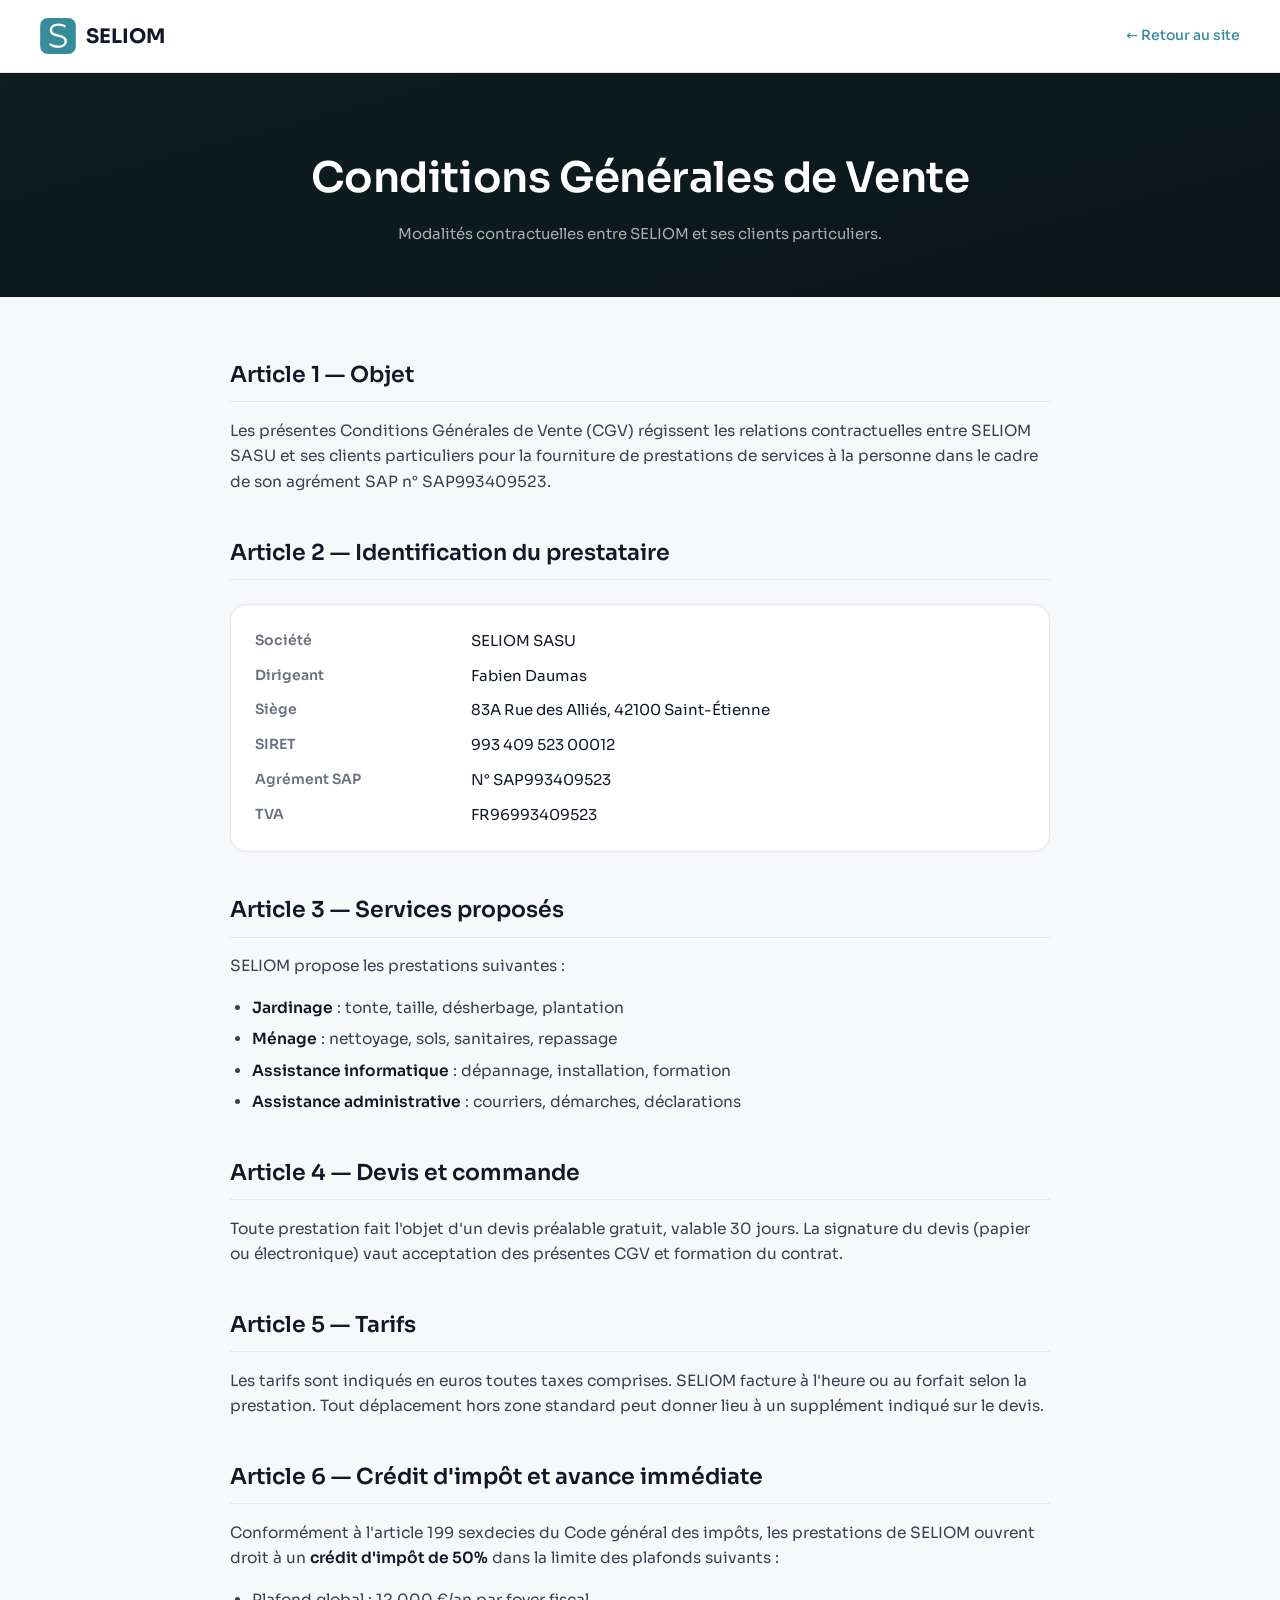
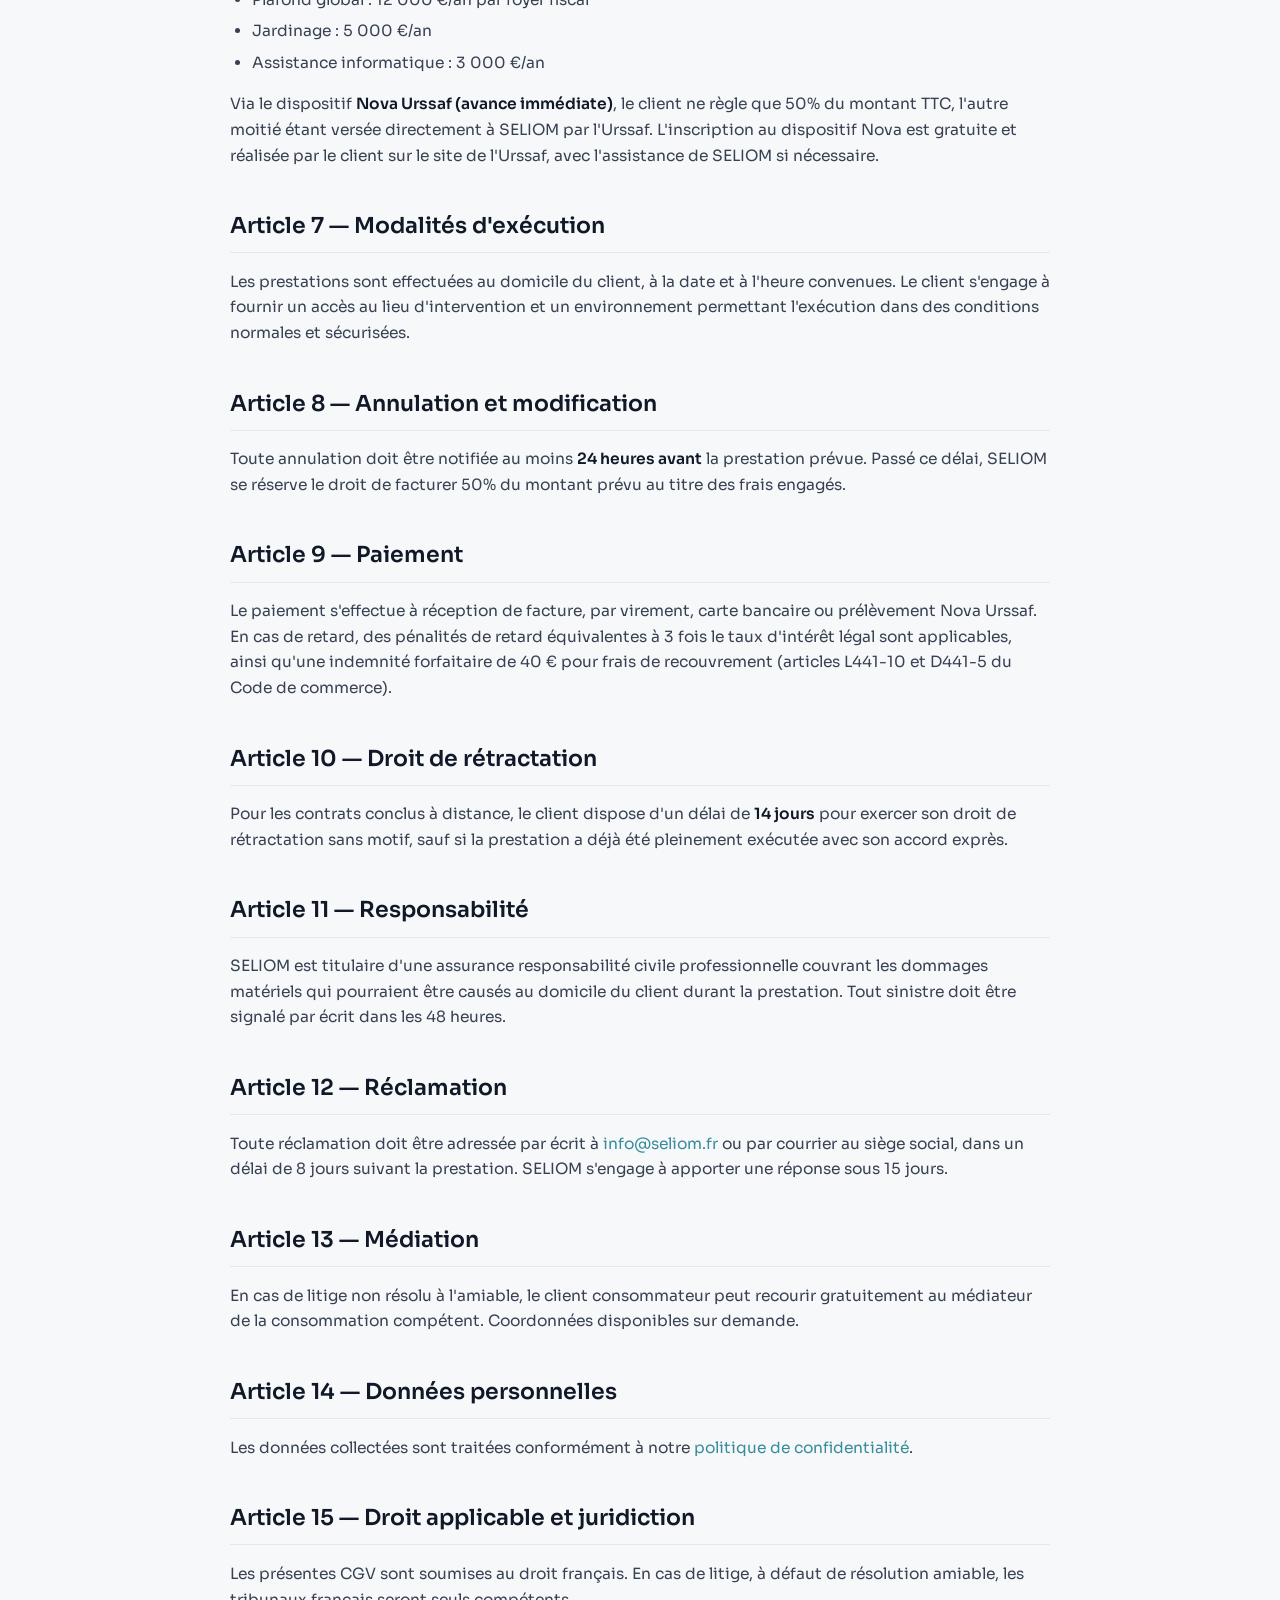
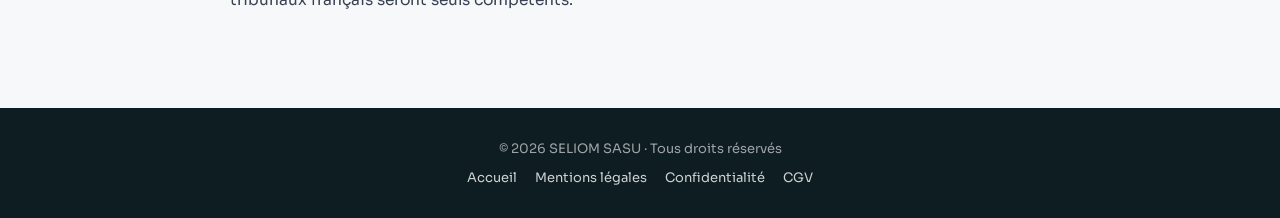
<file: cgv.html>
<!doctype html>
<html lang="fr">
<head>
<meta charset="utf-8" />
<meta name="viewport" content="width=device-width, initial-scale=1" />
<title>Conditions Générales de Vente — SELIOM</title>
<meta name="description" content="Conditions Générales de Vente (CGV) de SELIOM pour les prestations de services à la personne." />
<meta name="robots" content="index, follow" />
<link rel="canonical" href="https://www.seliom.fr/cgv.html" />
<link rel="icon" type="image/svg+xml" href="logo-seliom.svg" />
<meta name="theme-color" content="#368c9b" />
<link rel="preconnect" href="https://fonts.googleapis.com" />
<link rel="preconnect" href="https://fonts.gstatic.com" crossorigin />
<link href="https://fonts.googleapis.com/css2?family=Sora:wght@300;400;500;600;700&display=swap" rel="stylesheet" />
<link rel="stylesheet" href="legal.css" />
</head>
<body>

<nav class="legal-nav">
  <div class="inner">
    <a href="index.html" class="logo">
      <img src="logo-seliom.svg" alt="SELIOM" />
      <span>SELIOM</span>
    </a>
    <a href="index.html" class="back">← Retour au site</a>
  </div>
</nav>

<header class="legal-hero">
  <div class="container">
    <h1>Conditions Générales de Vente</h1>
    <p>Modalités contractuelles entre SELIOM et ses clients particuliers.</p>
  </div>
</header>

<main class="legal-content">
  <div class="container">

    <h2>Article 1 — Objet</h2>
    <p>
      Les présentes Conditions Générales de Vente (CGV) régissent les
      relations contractuelles entre SELIOM SASU et ses clients
      particuliers pour la fourniture de prestations de services à la
      personne dans le cadre de son agrément SAP n° SAP993409523.
    </p>

    <h2>Article 2 — Identification du prestataire</h2>
    <div class="info-box">
      <dl>
        <dt>Société</dt><dd>SELIOM SASU</dd>
        <dt>Dirigeant</dt><dd>Fabien Daumas</dd>
        <dt>Siège</dt><dd>83A Rue des Alliés, 42100 Saint-Étienne</dd>
        <dt>SIRET</dt><dd>993 409 523 00012</dd>
        <dt>Agrément SAP</dt><dd>N° SAP993409523</dd>
        <dt>TVA</dt><dd>FR96993409523</dd>
      </dl>
    </div>

    <h2>Article 3 — Services proposés</h2>
    <p>SELIOM propose les prestations suivantes :</p>
    <ul>
      <li><strong>Jardinage</strong> : tonte, taille, désherbage, plantation</li>
      <li><strong>Ménage</strong> : nettoyage, sols, sanitaires, repassage</li>
      <li><strong>Assistance informatique</strong> : dépannage, installation, formation</li>
      <li><strong>Assistance administrative</strong> : courriers, démarches, déclarations</li>
    </ul>

    <h2>Article 4 — Devis et commande</h2>
    <p>
      Toute prestation fait l'objet d'un devis préalable gratuit, valable
      30 jours. La signature du devis (papier ou électronique) vaut
      acceptation des présentes CGV et formation du contrat.
    </p>

    <h2>Article 5 — Tarifs</h2>
    <p>
      Les tarifs sont indiqués en euros toutes taxes comprises. SELIOM
      facture à l'heure ou au forfait selon la prestation. Tout
      déplacement hors zone standard peut donner lieu à un supplément
      indiqué sur le devis.
    </p>

    <h2>Article 6 — Crédit d'impôt et avance immédiate</h2>
    <p>
      Conformément à l'article 199 sexdecies du Code général des impôts,
      les prestations de SELIOM ouvrent droit à un <strong>crédit d'impôt
      de 50%</strong> dans la limite des plafonds suivants :
    </p>
    <ul>
      <li>Plafond global : 12 000 €/an par foyer fiscal</li>
      <li>Jardinage : 5 000 €/an</li>
      <li>Assistance informatique : 3 000 €/an</li>
    </ul>
    <p>
      Via le dispositif <strong>Nova Urssaf (avance immédiate)</strong>, le
      client ne règle que 50% du montant TTC, l'autre moitié étant versée
      directement à SELIOM par l'Urssaf. L'inscription au dispositif Nova
      est gratuite et réalisée par le client sur le site de l'Urssaf, avec
      l'assistance de SELIOM si nécessaire.
    </p>

    <h2>Article 7 — Modalités d'exécution</h2>
    <p>
      Les prestations sont effectuées au domicile du client, à la date et
      à l'heure convenues. Le client s'engage à fournir un accès au lieu
      d'intervention et un environnement permettant l'exécution dans des
      conditions normales et sécurisées.
    </p>

    <h2>Article 8 — Annulation et modification</h2>
    <p>
      Toute annulation doit être notifiée au moins <strong>24 heures
      avant</strong> la prestation prévue. Passé ce délai, SELIOM se
      réserve le droit de facturer 50% du montant prévu au titre des
      frais engagés.
    </p>

    <h2>Article 9 — Paiement</h2>
    <p>
      Le paiement s'effectue à réception de facture, par virement, carte
      bancaire ou prélèvement Nova Urssaf. En cas de retard, des
      pénalités de retard équivalentes à 3 fois le taux d'intérêt légal
      sont applicables, ainsi qu'une indemnité forfaitaire de 40 € pour
      frais de recouvrement (articles L441-10 et D441-5 du Code de
      commerce).
    </p>

    <h2>Article 10 — Droit de rétractation</h2>
    <p>
      Pour les contrats conclus à distance, le client dispose d'un délai
      de <strong>14 jours</strong> pour exercer son droit de rétractation
      sans motif, sauf si la prestation a déjà été pleinement exécutée
      avec son accord exprès.
    </p>

    <h2>Article 11 — Responsabilité</h2>
    <p>
      SELIOM est titulaire d'une assurance responsabilité civile
      professionnelle couvrant les dommages matériels qui pourraient être
      causés au domicile du client durant la prestation. Tout sinistre
      doit être signalé par écrit dans les 48 heures.
    </p>

    <h2>Article 12 — Réclamation</h2>
    <p>
      Toute réclamation doit être adressée par écrit à
      <a href="mailto:info@seliom.fr">info@seliom.fr</a> ou par courrier
      au siège social, dans un délai de 8 jours suivant la prestation.
      SELIOM s'engage à apporter une réponse sous 15 jours.
    </p>

    <h2>Article 13 — Médiation</h2>
    <p>
      En cas de litige non résolu à l'amiable, le client consommateur
      peut recourir gratuitement au médiateur de la consommation
      compétent. Coordonnées disponibles sur demande.
    </p>

    <h2>Article 14 — Données personnelles</h2>
    <p>
      Les données collectées sont traitées conformément à notre
      <a href="confidentialite.html">politique de confidentialité</a>.
    </p>

    <h2>Article 15 — Droit applicable et juridiction</h2>
    <p>
      Les présentes CGV sont soumises au droit français. En cas de litige,
      à défaut de résolution amiable, les tribunaux français seront seuls
      compétents.
    </p>

  </div>
</main>

<footer class="legal-footer">
  <div>© <span id="y"></span> SELIOM SASU · Tous droits réservés</div>
  <div class="links">
    <a href="index.html">Accueil</a>
    <a href="mentions-legales.html">Mentions légales</a>
    <a href="confidentialite.html">Confidentialité</a>
    <a href="cgv.html">CGV</a>
  </div>
</footer>
<script>document.getElementById('y').textContent = new Date().getFullYear();</script>
</body>
</html>
</file>
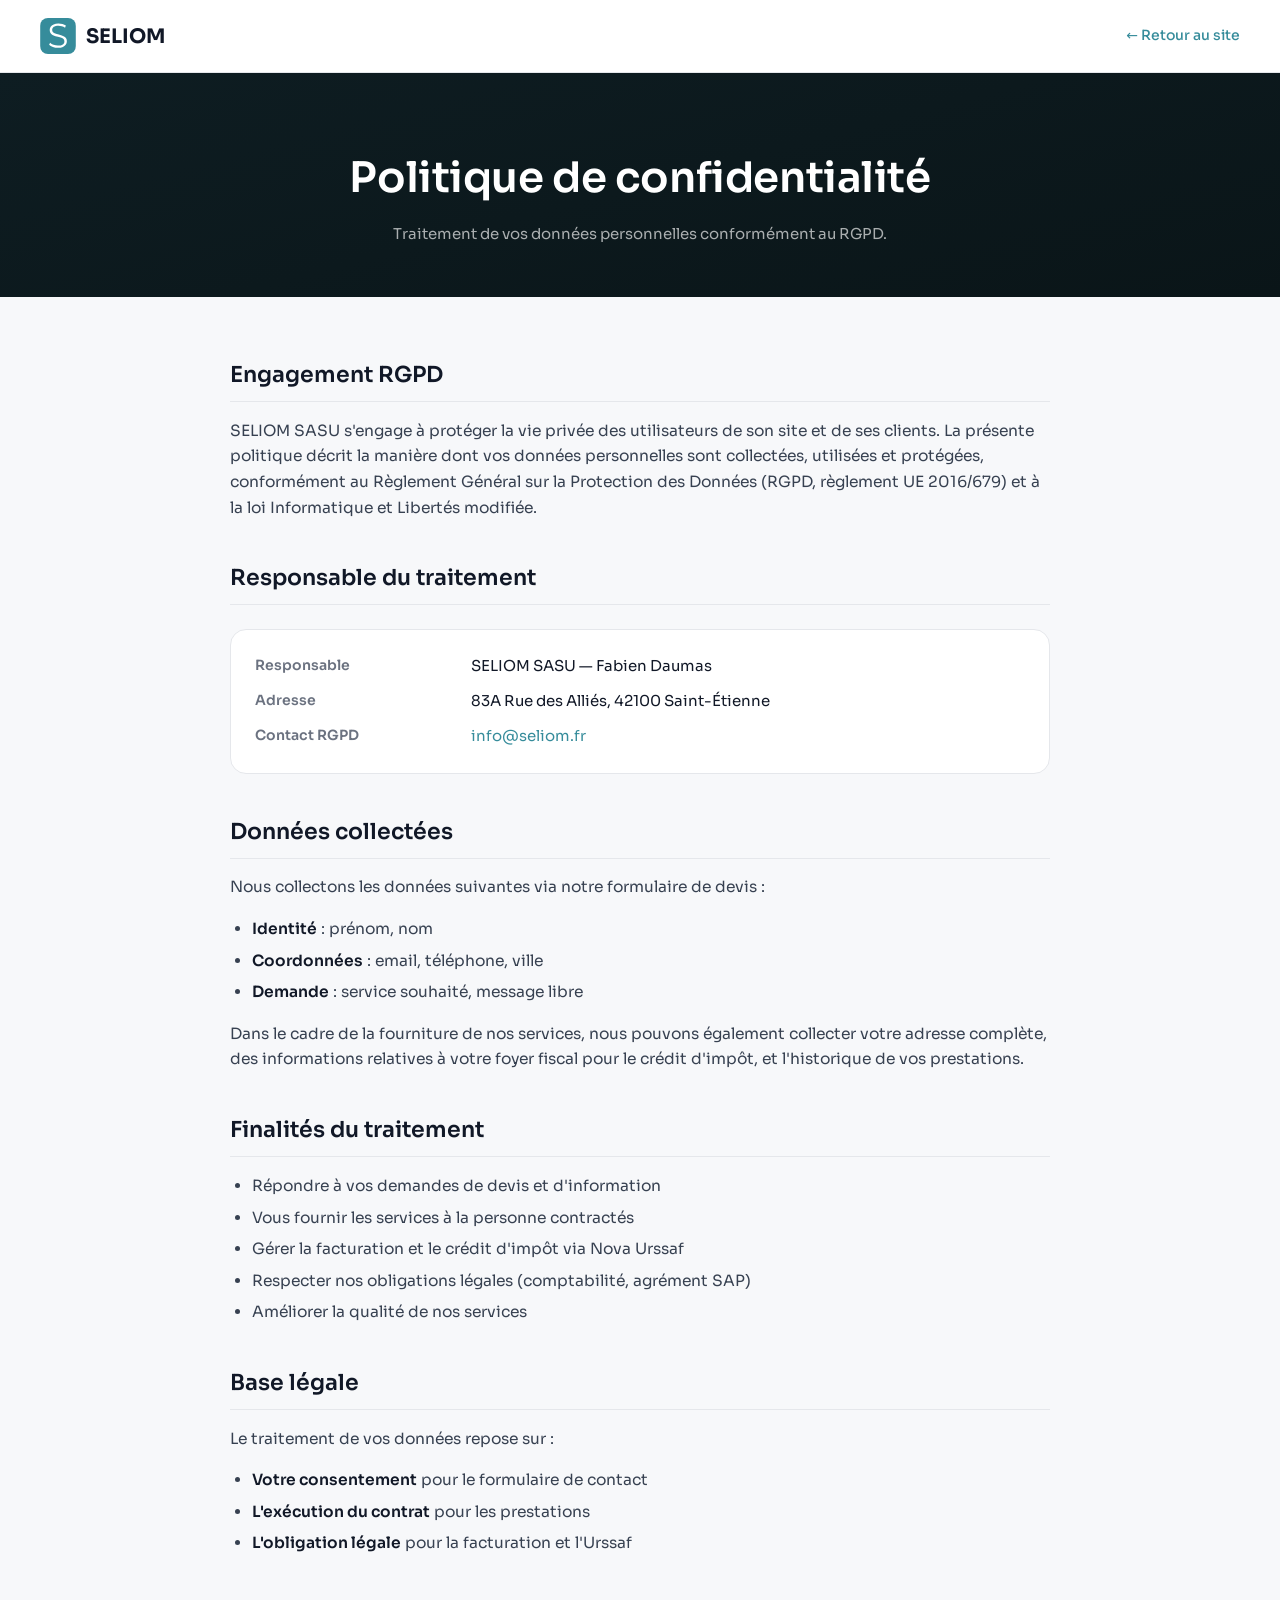
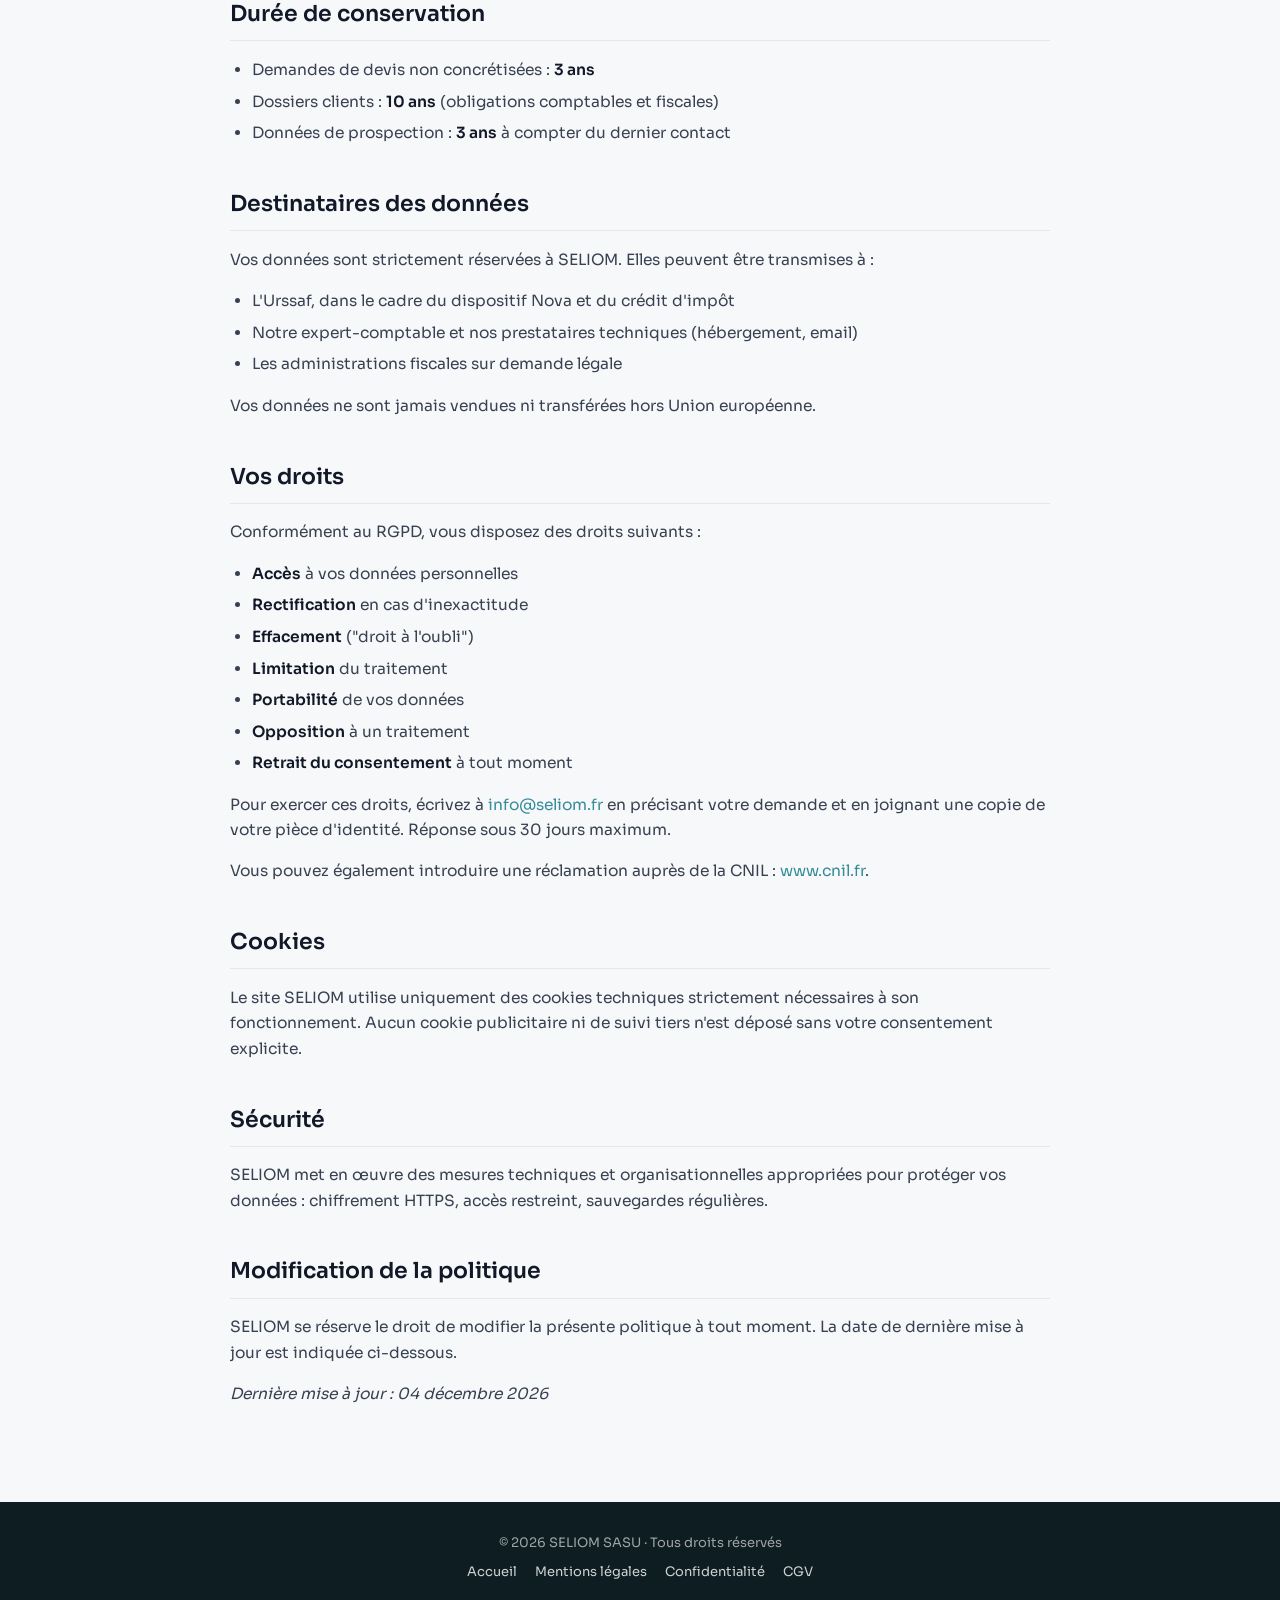
<file: confidentialite.html>
<!doctype html>
<html lang="fr">
<head>
<meta charset="utf-8" />
<meta name="viewport" content="width=device-width, initial-scale=1" />
<title>Politique de confidentialité — SELIOM</title>
<meta name="description" content="Politique de confidentialité et traitement des données personnelles (RGPD) de SELIOM." />
<meta name="robots" content="index, follow" />
<link rel="canonical" href="https://www.seliom.fr/confidentialite.html" />
<link rel="icon" type="image/svg+xml" href="logo-seliom.svg" />
<meta name="theme-color" content="#368c9b" />
<link rel="preconnect" href="https://fonts.googleapis.com" />
<link rel="preconnect" href="https://fonts.gstatic.com" crossorigin />
<link href="https://fonts.googleapis.com/css2?family=Sora:wght@300;400;500;600;700&display=swap" rel="stylesheet" />
<link rel="stylesheet" href="legal.css" />
</head>
<body>

<nav class="legal-nav">
  <div class="inner">
    <a href="index.html" class="logo">
      <img src="logo-seliom.svg" alt="SELIOM" />
      <span>SELIOM</span>
    </a>
    <a href="index.html" class="back">← Retour au site</a>
  </div>
</nav>

<header class="legal-hero">
  <div class="container">
    <h1>Politique de confidentialité</h1>
    <p>Traitement de vos données personnelles conformément au RGPD.</p>
  </div>
</header>

<main class="legal-content">
  <div class="container">

    <h2 id="rgpd">Engagement RGPD</h2>
    <p>
      SELIOM SASU s'engage à protéger la vie privée des utilisateurs de son
      site et de ses clients. La présente politique décrit la manière dont
      vos données personnelles sont collectées, utilisées et protégées,
      conformément au Règlement Général sur la Protection des Données (RGPD,
      règlement UE 2016/679) et à la loi Informatique et Libertés modifiée.
    </p>

    <h2>Responsable du traitement</h2>
    <div class="info-box">
      <dl>
        <dt>Responsable</dt><dd>SELIOM SASU — Fabien Daumas</dd>
        <dt>Adresse</dt><dd>83A Rue des Alliés, 42100 Saint-Étienne</dd>
        <dt>Contact RGPD</dt><dd><a href="mailto:info@seliom.fr">info@seliom.fr</a></dd>
      </dl>
    </div>

    <h2>Données collectées</h2>
    <p>Nous collectons les données suivantes via notre formulaire de devis :</p>
    <ul>
      <li><strong>Identité</strong> : prénom, nom</li>
      <li><strong>Coordonnées</strong> : email, téléphone, ville</li>
      <li><strong>Demande</strong> : service souhaité, message libre</li>
    </ul>
    <p>
      Dans le cadre de la fourniture de nos services, nous pouvons également
      collecter votre adresse complète, des informations relatives à votre
      foyer fiscal pour le crédit d'impôt, et l'historique de vos prestations.
    </p>

    <h2>Finalités du traitement</h2>
    <ul>
      <li>Répondre à vos demandes de devis et d'information</li>
      <li>Vous fournir les services à la personne contractés</li>
      <li>Gérer la facturation et le crédit d'impôt via Nova Urssaf</li>
      <li>Respecter nos obligations légales (comptabilité, agrément SAP)</li>
      <li>Améliorer la qualité de nos services</li>
    </ul>

    <h2>Base légale</h2>
    <p>
      Le traitement de vos données repose sur :
    </p>
    <ul>
      <li><strong>Votre consentement</strong> pour le formulaire de contact</li>
      <li><strong>L'exécution du contrat</strong> pour les prestations</li>
      <li><strong>L'obligation légale</strong> pour la facturation et l'Urssaf</li>
    </ul>

    <h2>Durée de conservation</h2>
    <ul>
      <li>Demandes de devis non concrétisées : <strong>3 ans</strong></li>
      <li>Dossiers clients : <strong>10 ans</strong> (obligations comptables et fiscales)</li>
      <li>Données de prospection : <strong>3 ans</strong> à compter du dernier contact</li>
    </ul>

    <h2>Destinataires des données</h2>
    <p>
      Vos données sont strictement réservées à SELIOM. Elles peuvent être
      transmises à :
    </p>
    <ul>
      <li>L'Urssaf, dans le cadre du dispositif Nova et du crédit d'impôt</li>
      <li>Notre expert-comptable et nos prestataires techniques (hébergement, email)</li>
      <li>Les administrations fiscales sur demande légale</li>
    </ul>
    <p>Vos données ne sont jamais vendues ni transférées hors Union européenne.</p>

    <h2>Vos droits</h2>
    <p>Conformément au RGPD, vous disposez des droits suivants :</p>
    <ul>
      <li><strong>Accès</strong> à vos données personnelles</li>
      <li><strong>Rectification</strong> en cas d'inexactitude</li>
      <li><strong>Effacement</strong> ("droit à l'oubli")</li>
      <li><strong>Limitation</strong> du traitement</li>
      <li><strong>Portabilité</strong> de vos données</li>
      <li><strong>Opposition</strong> à un traitement</li>
      <li><strong>Retrait du consentement</strong> à tout moment</li>
    </ul>
    <p>
      Pour exercer ces droits, écrivez à
      <a href="mailto:info@seliom.fr">info@seliom.fr</a> en précisant votre
      demande et en joignant une copie de votre pièce d'identité.
      Réponse sous 30 jours maximum.
    </p>
    <p>
      Vous pouvez également introduire une réclamation auprès de la CNIL :
      <a href="https://www.cnil.fr" target="_blank" rel="noopener">www.cnil.fr</a>.
    </p>

    <h2>Cookies</h2>
    <p>
      Le site SELIOM utilise uniquement des cookies techniques strictement
      nécessaires à son fonctionnement. Aucun cookie publicitaire ni de suivi
      tiers n'est déposé sans votre consentement explicite.
    </p>

    <h2>Sécurité</h2>
    <p>
      SELIOM met en œuvre des mesures techniques et organisationnelles
      appropriées pour protéger vos données : chiffrement HTTPS, accès
      restreint, sauvegardes régulières.
    </p>

    <h2>Modification de la politique</h2>
    <p>
      SELIOM se réserve le droit de modifier la présente politique à tout
      moment. La date de dernière mise à jour est indiquée ci-dessous.
    </p>
    <p><em>Dernière mise à jour : <span id="d"></span></em></p>

  </div>
</main>

<footer class="legal-footer">
  <div>© <span id="y"></span> SELIOM SASU · Tous droits réservés</div>
  <div class="links">
    <a href="index.html">Accueil</a>
    <a href="mentions-legales.html">Mentions légales</a>
    <a href="confidentialite.html">Confidentialité</a>
    <a href="cgv.html">CGV</a>
  </div>
</footer>
<script>
  const now = new Date();
  document.getElementById('y').textContent = now.getFullYear();
  document.getElementById('d').textContent = now.toLocaleDateString('fr-FR', { day: '2-digit', month: 'long', year: 'numeric' });
</script>
</body>
</html>
</file>
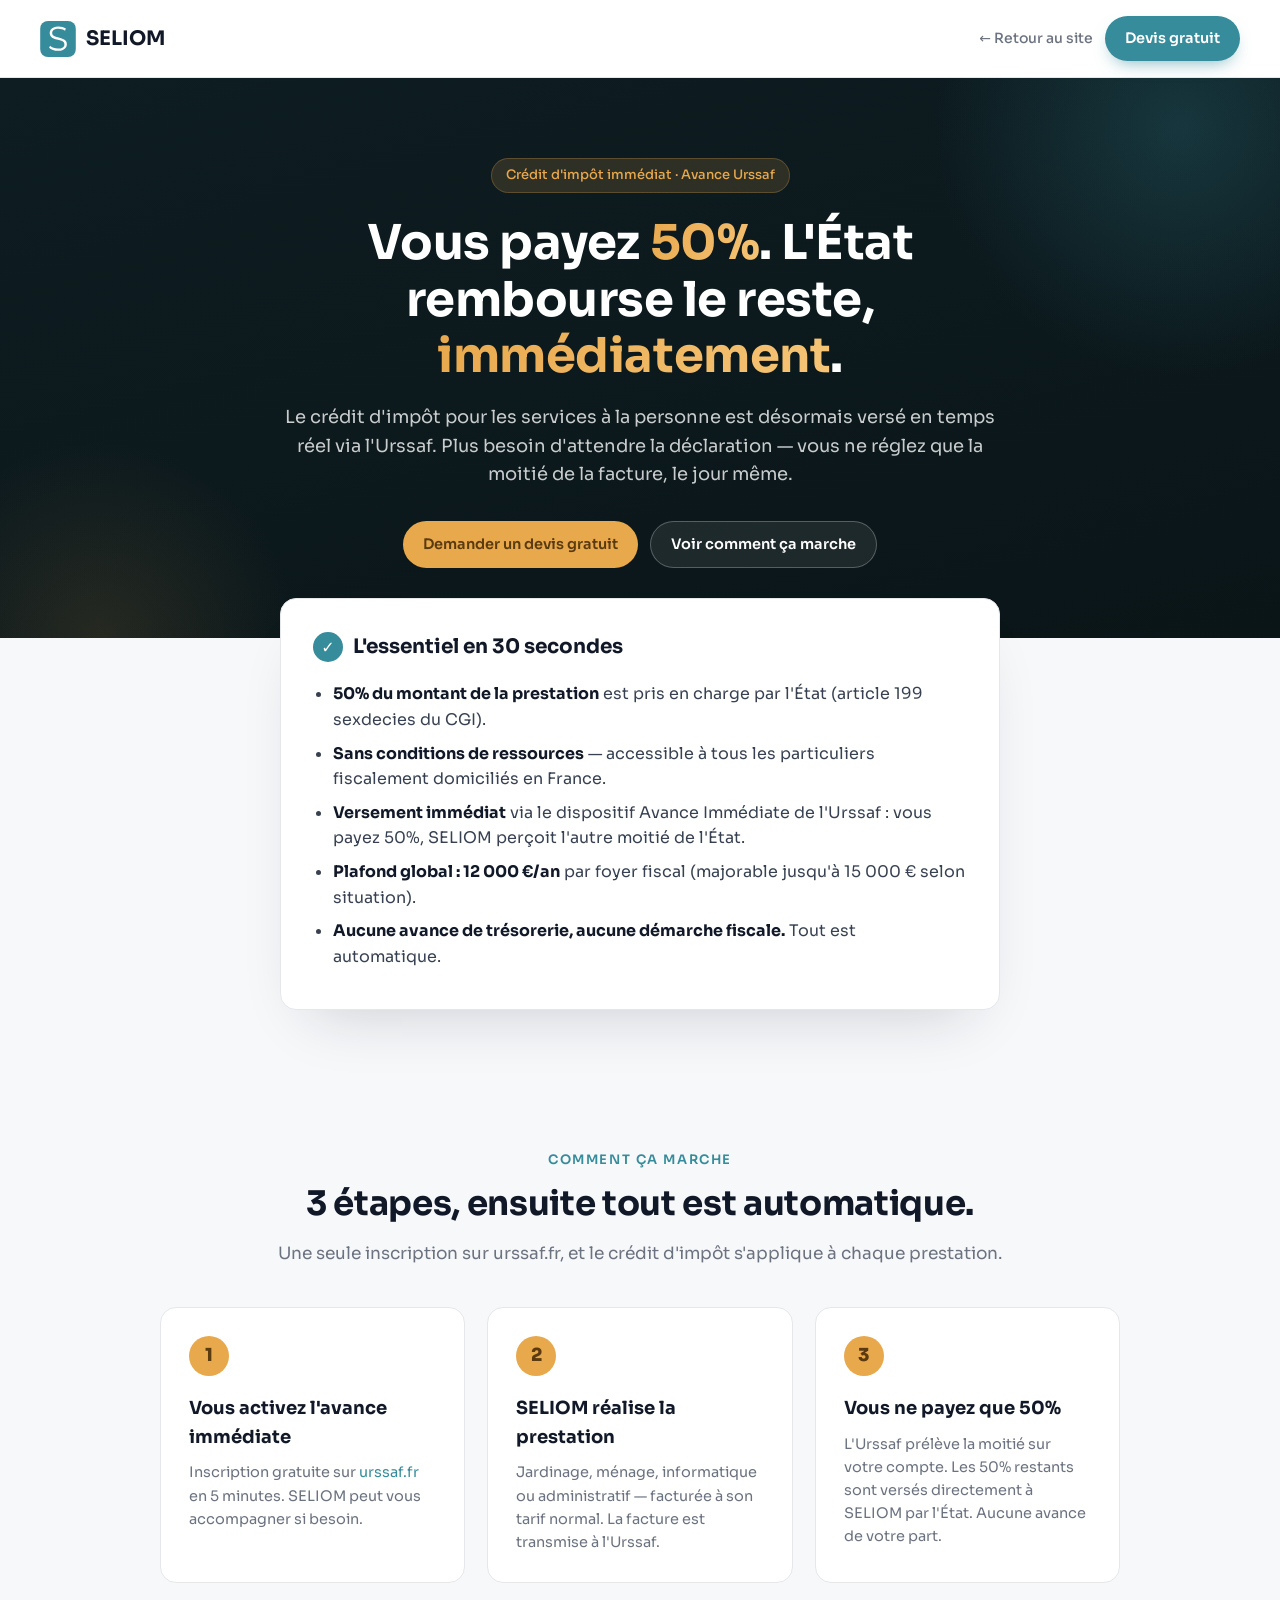
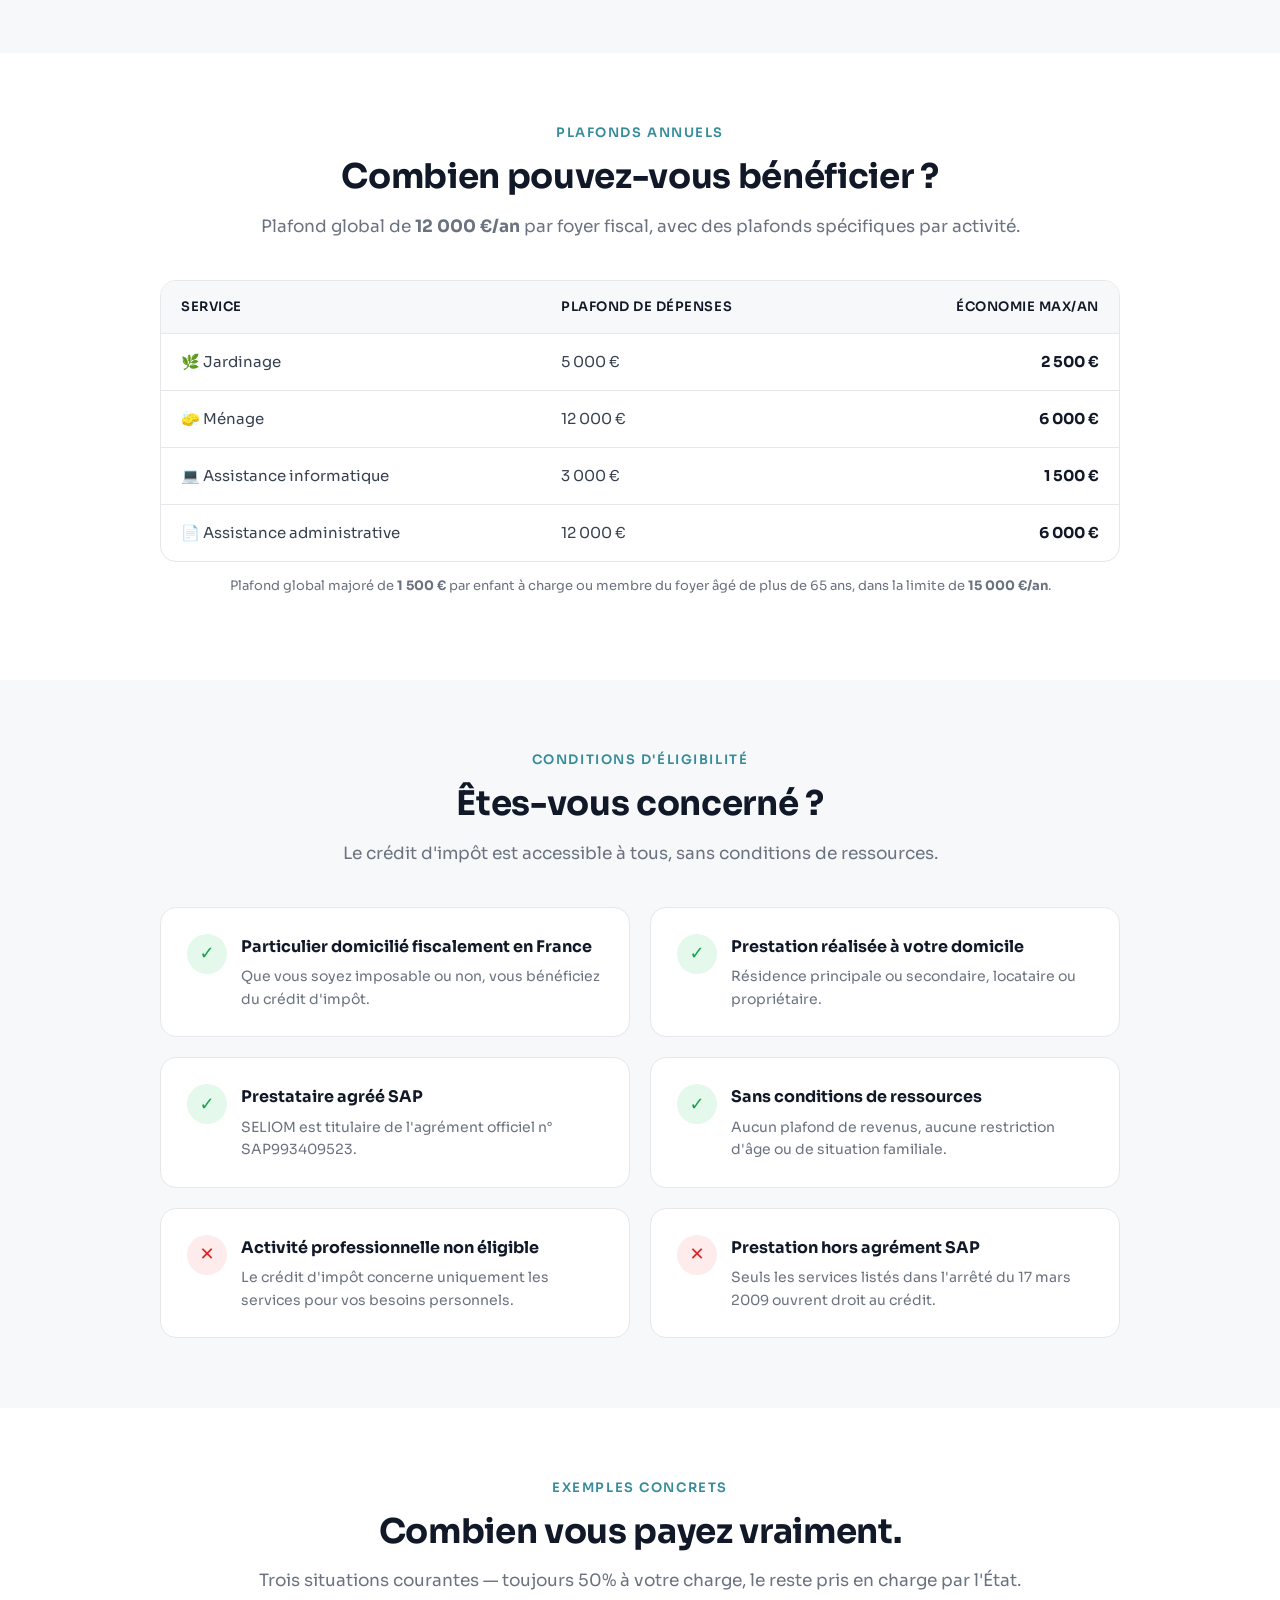
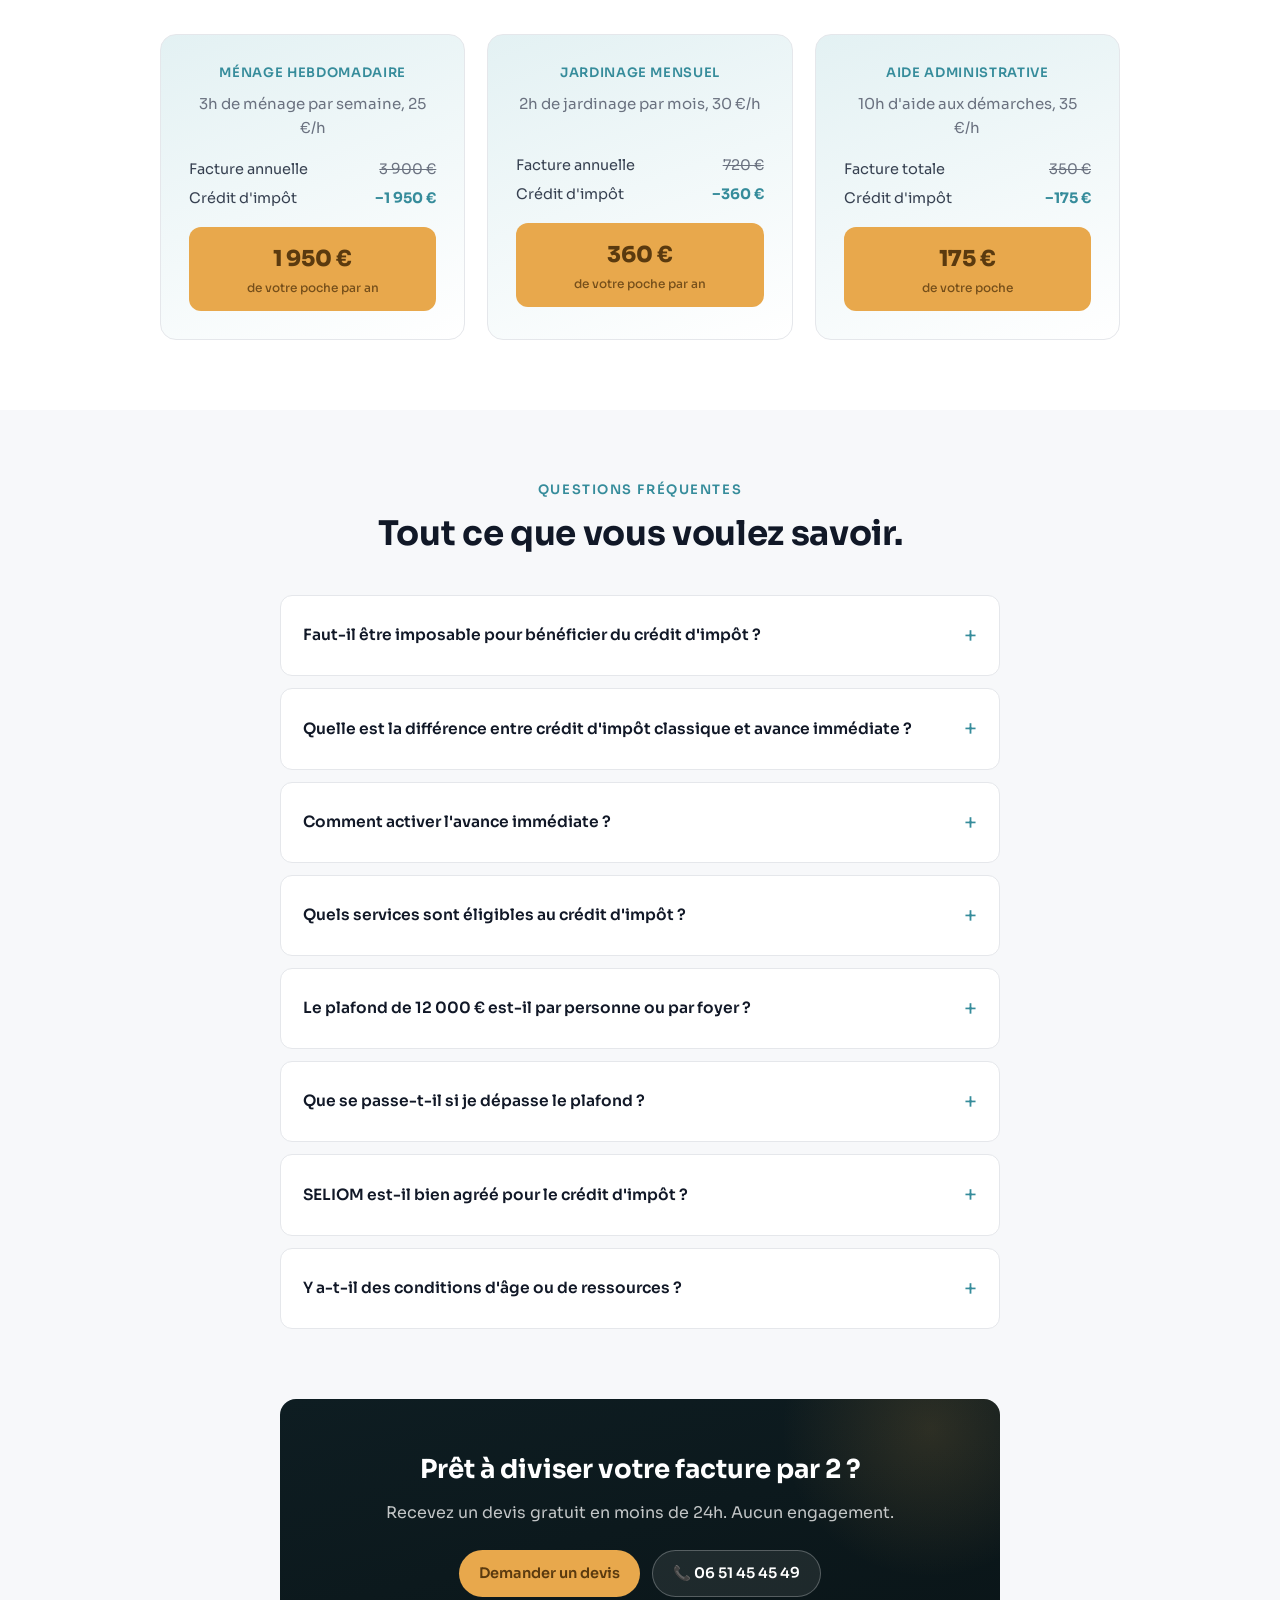
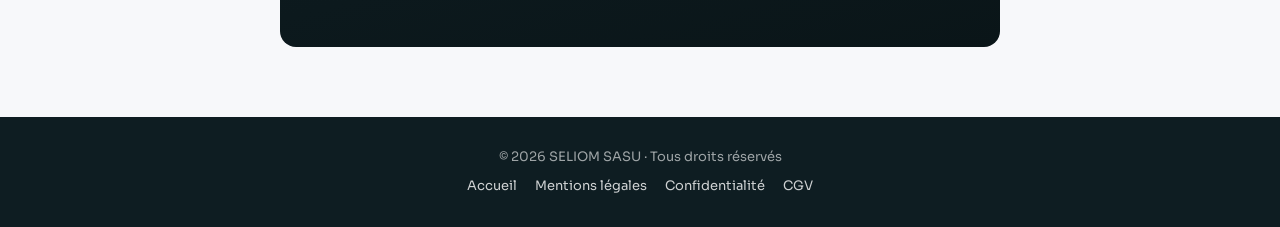
<file: credit-impot.html>
<!doctype html>
<html lang="fr">
<head>
<meta charset="utf-8" />
<meta name="viewport" content="width=device-width, initial-scale=1" />
<title>Crédit d'impôt immédiat 50% — Tout comprendre · SELIOM</title>
<meta name="description" content="Le crédit d'impôt immédiat de 50% pour les services à la personne expliqué simplement : fonctionnement, plafonds, éligibilité, exemples chiffrés et FAQ." />
<meta name="robots" content="index, follow" />
<link rel="canonical" href="https://www.seliom.fr/credit-impot.html" />
<link rel="icon" type="image/svg+xml" href="logo-seliom.svg" />
<meta name="theme-color" content="#368c9b" />
<link rel="preconnect" href="https://fonts.googleapis.com" />
<link rel="preconnect" href="https://fonts.gstatic.com" crossorigin />
<link href="https://fonts.googleapis.com/css2?family=Sora:wght@400;500;600;700;800&display=swap" rel="stylesheet" />
<style>
  :root {
    --primary: #368c9b;
    --primary-dark: #1f5a66;
    --primary-soft: #e3f1f3;
    --gold: #E8A84C;
    --gold-soft: #fdf3e0;
    --bg: #f7f8fa;
    --text: #374151;
    --text-soft: #6b7280;
    --text-strong: #111827;
    --line: #e5e7eb;
    --dark: #0e1d22;
    --radius: 16px;
  }
  *, *::before, *::after { box-sizing: border-box; }
  html { scroll-behavior: smooth; }
  body {
    margin: 0;
    font-family: 'Sora', system-ui, sans-serif;
    color: var(--text);
    background: var(--bg);
    -webkit-font-smoothing: antialiased;
    line-height: 1.6;
    font-size: 16px;
  }
  img { max-width: 100%; display: block; height: auto; }
  a { color: var(--primary); text-decoration: none; }
  a:hover { text-decoration: underline; }

  .container { width: min(960px, 100% - 40px); margin-inline: auto; }
  .container.tight { width: min(720px, 100% - 40px); }

  /* NAV simplifiée */
  .nav {
    background: white;
    border-bottom: 1px solid var(--line);
    padding: 16px 0;
    position: sticky; top: 0; z-index: 50;
  }
  .nav-inner {
    display: flex; align-items: center; justify-content: space-between;
    width: min(1200px, 100% - 40px); margin-inline: auto;
  }
  .nav .logo {
    display: flex; align-items: center; gap: 10px;
    font-weight: 700; font-size: 20px; color: var(--text-strong);
  }
  .nav .logo img { width: 36px; height: 36px; border-radius: 8px; }
  .nav-actions { display: flex; align-items: center; gap: 12px; }
  .nav-actions .back { font-size: 14px; font-weight: 500; color: var(--text-soft); }
  .nav-actions .back:hover { color: var(--primary); text-decoration: none; }
  .btn {
    display: inline-flex; align-items: center; gap: 8px;
    padding: 11px 20px; border-radius: 999px;
    font-weight: 600; font-size: 14.5px;
    transition: transform .15s, background .2s, color .2s;
    white-space: nowrap;
    border: none; cursor: pointer; font-family: inherit;
  }
  .btn-primary { background: var(--primary); color: white; box-shadow: 0 8px 18px -8px rgba(54,140,155,.7); }
  .btn-primary:hover { background: var(--primary-dark); transform: translateY(-1px); text-decoration: none; color: white; }
  .btn-gold { background: var(--gold); color: #5a3a0f; }
  .btn-gold:hover { background: #d8983c; text-decoration: none; color: #5a3a0f; }
  .btn-outline { background: white; color: var(--text-strong); border: 1px solid var(--line); }
  .btn-outline:hover { border-color: var(--primary); color: var(--primary); text-decoration: none; }

  /* HERO sombre */
  .hero {
    background: linear-gradient(165deg, var(--dark) 0%, #0a1518 100%);
    color: white;
    padding: 80px 0 70px;
    position: relative;
    overflow: hidden;
  }
  .hero::before {
    content: ''; position: absolute; width: 500px; height: 500px;
    background: radial-gradient(circle, var(--primary) 0%, transparent 70%);
    opacity: .25; top: -200px; right: -150px;
  }
  .hero::after {
    content: ''; position: absolute; width: 400px; height: 400px;
    background: radial-gradient(circle, var(--gold) 0%, transparent 70%);
    opacity: .12; bottom: -200px; left: -100px;
  }
  .hero-inner { position: relative; z-index: 2; text-align: center; max-width: 720px; margin: 0 auto; }
  .eyebrow {
    display: inline-flex; align-items: center; gap: 8px;
    padding: 6px 14px; border-radius: 999px;
    background: rgba(232,168,76,.15); color: var(--gold);
    font-size: 13px; font-weight: 500;
    border: 1px solid rgba(232,168,76,.25);
    margin-bottom: 22px;
  }
  .hero h1 {
    font-size: clamp(32px, 4.6vw, 48px);
    line-height: 1.18; letter-spacing: -.01em;
    font-weight: 700;
    margin: 0 0 18px;
  }
  .hero h1 em {
    font-style: normal;
    background: linear-gradient(120deg, var(--gold), #f6c577);
    -webkit-background-clip: text; background-clip: text; color: transparent;
  }
  .hero p.lead {
    font-size: 18px;
    color: rgba(255,255,255,.78);
    margin: 0 0 32px;
  }
  .hero-cta { display: inline-flex; flex-wrap: wrap; gap: 12px; justify-content: center; }

  /* SECTIONS */
  section { padding: 70px 0; }
  .section-title {
    font-size: clamp(24px, 3vw, 34px);
    font-weight: 700; color: var(--text-strong);
    margin: 0 0 14px; letter-spacing: -.01em;
    line-height: 1.25;
  }
  .section-eyebrow {
    color: var(--primary); font-weight: 600; font-size: 13px;
    letter-spacing: .12em; text-transform: uppercase;
    margin-bottom: 12px;
  }
  .section-head { margin-bottom: 40px; }
  .section-head.center { text-align: center; }
  .section-head p { font-size: 17px; color: var(--text-soft); margin: 0; }

  /* TLDR card */
  .tldr {
    background: white;
    border: 1px solid var(--line);
    border-radius: var(--radius);
    padding: 32px;
    margin-top: -40px;
    position: relative; z-index: 3;
    box-shadow: 0 30px 60px -30px rgba(15,23,42,.2);
  }
  .tldr h2 {
    font-size: 20px; font-weight: 700; color: var(--text-strong);
    margin: 0 0 18px;
    display: flex; align-items: center; gap: 10px;
  }
  .tldr h2::before {
    content: '✓'; width: 30px; height: 30px; border-radius: 50%;
    background: var(--primary); color: white;
    display: grid; place-items: center; font-size: 16px;
  }
  .tldr ul { margin: 0; padding-left: 20px; }
  .tldr li { margin-bottom: 8px; }
  .tldr li strong { color: var(--text-strong); }

  /* 3 ÉTAPES */
  .steps {
    display: grid; grid-template-columns: repeat(3, 1fr); gap: 22px;
  }
  .step {
    background: white;
    border: 1px solid var(--line);
    border-radius: var(--radius);
    padding: 28px;
    position: relative;
    transition: transform .25s, box-shadow .25s, border-color .25s;
  }
  .step:hover {
    transform: translateY(-4px);
    border-color: var(--gold);
    box-shadow: 0 24px 40px -16px rgba(232,168,76,.35);
  }
  .step-num {
    width: 40px; height: 40px; border-radius: 50%;
    background: var(--gold); color: #5a3a0f;
    display: grid; place-items: center;
    font-weight: 800; font-size: 18px;
    margin-bottom: 18px;
  }
  .step h3 { margin: 0 0 10px; font-size: 18px; font-weight: 700; color: var(--text-strong); }
  .step p { margin: 0; font-size: 14.5px; color: var(--text-soft); }

  /* TABLEAU PLAFONDS */
  .ceilings-bg { background: white; }
  .ceilings-table {
    border: 1px solid var(--line);
    border-radius: var(--radius);
    overflow: hidden;
    background: white;
  }
  .ceilings-table table {
    width: 100%; border-collapse: collapse;
  }
  .ceilings-table th, .ceilings-table td {
    padding: 16px 20px; text-align: left;
    border-bottom: 1px solid var(--line);
    font-size: 15px;
  }
  .ceilings-table th {
    background: var(--bg);
    font-weight: 600; color: var(--text-strong);
    font-size: 13px; text-transform: uppercase; letter-spacing: .04em;
  }
  .ceilings-table td:last-child {
    color: var(--text-strong); font-weight: 700;
    text-align: right;
  }
  .ceilings-table tr:last-child td { border-bottom: none; }
  .ceilings-table tr:hover td { background: var(--gold-soft); }
  .ceilings-note {
    margin-top: 14px; font-size: 13px; color: var(--text-soft);
    text-align: center;
  }

  /* QUI EST ÉLIGIBLE */
  .eligibility-grid {
    display: grid; grid-template-columns: 1fr 1fr; gap: 20px;
  }
  .elig {
    background: white; border: 1px solid var(--line); border-radius: var(--radius);
    padding: 26px;
    display: flex; align-items: flex-start; gap: 14px;
  }
  .elig .ico {
    flex: none; width: 40px; height: 40px; border-radius: 50%;
    display: grid; place-items: center; font-size: 18px;
  }
  .elig.yes .ico { background: rgba(34,197,94,.12); color: #16a34a; }
  .elig.no  .ico { background: rgba(239,68,68,.10); color: #dc2626; }
  .elig h3 { margin: 0 0 6px; font-size: 16px; font-weight: 700; color: var(--text-strong); }
  .elig p { margin: 0; font-size: 14px; color: var(--text-soft); }

  /* EXEMPLES */
  .examples-bg { background: white; }
  .examples-grid { display: grid; grid-template-columns: repeat(3, 1fr); gap: 22px; }
  .example {
    background: linear-gradient(160deg, var(--primary-soft) 0%, white 100%);
    border: 1px solid var(--line);
    border-radius: var(--radius);
    padding: 28px;
    text-align: center;
  }
  .example .label {
    font-size: 13px; font-weight: 600; color: var(--primary);
    text-transform: uppercase; letter-spacing: .05em;
    margin-bottom: 8px;
  }
  .example .scenario { font-size: 15px; color: var(--text-soft); margin-bottom: 18px; min-height: 44px; }
  .example .calc { display: grid; gap: 6px; margin-bottom: 16px; }
  .example .calc-row {
    display: flex; justify-content: space-between;
    font-size: 14.5px; color: var(--text);
  }
  .example .calc-row.crossed span:last-child {
    text-decoration: line-through; color: var(--text-soft);
  }
  .example .calc-row.save span:last-child { color: var(--primary); font-weight: 700; }
  .example .result {
    background: var(--gold); color: #5a3a0f;
    padding: 14px; border-radius: 12px;
    font-weight: 800; font-size: 22px;
    margin-top: 10px;
  }
  .example .result small { display: block; font-size: 12px; font-weight: 500; opacity: .8; margin-top: 2px; }

  /* FAQ */
  .faq { display: grid; gap: 12px; }
  .faq details {
    background: white;
    border: 1px solid var(--line);
    border-radius: 12px;
    padding: 4px 0;
    transition: border-color .25s;
  }
  .faq details[open] { border-color: var(--primary); }
  .faq summary {
    padding: 18px 22px;
    font-weight: 600; color: var(--text-strong);
    cursor: pointer; font-size: 15.5px;
    list-style: none;
    display: flex; align-items: center; justify-content: space-between; gap: 12px;
  }
  .faq summary::-webkit-details-marker { display: none; }
  .faq summary::after {
    content: '+';
    font-size: 22px; font-weight: 400; color: var(--primary);
    transition: transform .25s;
    flex: none;
  }
  .faq details[open] summary::after { transform: rotate(45deg); }
  .faq details > div {
    padding: 0 22px 18px;
    font-size: 14.5px; color: var(--text-soft);
  }
  .faq details > div p { margin: 0 0 10px; }
  .faq details > div p:last-child { margin-bottom: 0; }

  /* CTA FINAL */
  .cta-final {
    background: linear-gradient(165deg, var(--dark) 0%, #0a1518 100%);
    color: white; text-align: center;
    border-radius: var(--radius);
    padding: 50px 32px;
    margin: 0 auto;
    max-width: 720px;
    position: relative; overflow: hidden;
  }
  .cta-final::before {
    content: ''; position: absolute; width: 300px; height: 300px;
    background: radial-gradient(circle, var(--gold) 0%, transparent 70%);
    opacity: .15; top: -120px; right: -80px;
  }
  .cta-final h2 { margin: 0 0 10px; font-size: 26px; color: white; position: relative; }
  .cta-final p { margin: 0 0 24px; color: rgba(255,255,255,.75); font-size: 16px; position: relative; }
  .cta-final .actions { display: flex; gap: 12px; justify-content: center; flex-wrap: wrap; position: relative; }

  /* FOOTER simplifié */
  footer {
    background: var(--dark);
    color: rgba(255,255,255,.6);
    text-align: center;
    padding: 30px 20px;
    font-size: 13px;
  }
  footer a { color: rgba(255,255,255,.8); }
  footer .links { margin-top: 8px; display: flex; gap: 18px; justify-content: center; flex-wrap: wrap; }

  /* RESPONSIVE */
  @media (max-width: 768px) {
    .steps, .examples-grid { grid-template-columns: 1fr; }
    .eligibility-grid { grid-template-columns: 1fr; }
    .ceilings-table th, .ceilings-table td { padding: 12px 14px; font-size: 14px; }
    section { padding: 50px 0; }
    .hero { padding: 60px 0 50px; }
    .tldr { padding: 24px; margin-top: -30px; }
    .cta-final { padding: 40px 24px; }
  }
</style>
</head>
<body>

<nav class="nav">
  <div class="nav-inner">
    <a href="index.html" class="logo">
      <img src="logo-seliom.svg" alt="SELIOM" />
      <span>SELIOM</span>
    </a>
    <div class="nav-actions">
      <a href="index.html" class="back">← Retour au site</a>
      <a href="index.html#contact" class="btn btn-primary">Devis gratuit</a>
    </div>
  </div>
</nav>

<header class="hero">
  <div class="container hero-inner">
    <span class="eyebrow">Crédit d'impôt immédiat · Avance Urssaf</span>
    <h1>Vous payez <em>50%</em>. L'État rembourse le reste, <em>immédiatement</em>.</h1>
    <p class="lead">Le crédit d'impôt pour les services à la personne est désormais versé en temps réel via l'Urssaf. Plus besoin d'attendre la déclaration — vous ne réglez que la moitié de la facture, le jour même.</p>
    <div class="hero-cta">
      <a href="index.html#contact" class="btn btn-gold">Demander un devis gratuit</a>
      <a href="#comment-ca-marche" class="btn btn-outline" style="background: rgba(255,255,255,.08); color: white; border-color: rgba(255,255,255,.25);">Voir comment ça marche</a>
    </div>
  </div>
</header>

<!-- TL;DR -->
<section style="padding-top: 0;">
  <div class="container tight">
    <div class="tldr">
      <h2>L'essentiel en 30 secondes</h2>
      <ul>
        <li><strong>50% du montant de la prestation</strong> est pris en charge par l'État (article 199 sexdecies du CGI).</li>
        <li><strong>Sans conditions de ressources</strong> — accessible à tous les particuliers fiscalement domiciliés en France.</li>
        <li><strong>Versement immédiat</strong> via le dispositif Avance Immédiate de l'Urssaf : vous payez 50%, SELIOM perçoit l'autre moitié de l'État.</li>
        <li><strong>Plafond global : 12 000 €/an</strong> par foyer fiscal (majorable jusqu'à 15 000 € selon situation).</li>
        <li><strong>Aucune avance de trésorerie, aucune démarche fiscale.</strong> Tout est automatique.</li>
      </ul>
    </div>
  </div>
</section>

<!-- COMMENT ÇA MARCHE -->
<section id="comment-ca-marche">
  <div class="container">
    <div class="section-head center">
      <div class="section-eyebrow">Comment ça marche</div>
      <h2 class="section-title">3 étapes, ensuite tout est automatique.</h2>
      <p>Une seule inscription sur urssaf.fr, et le crédit d'impôt s'applique à chaque prestation.</p>
    </div>
    <div class="steps">
      <div class="step">
        <div class="step-num">1</div>
        <h3>Vous activez l'avance immédiate</h3>
        <p>Inscription gratuite sur <a href="https://www.urssaf.fr/" target="_blank" rel="noopener noreferrer">urssaf.fr</a> en 5 minutes. SELIOM peut vous accompagner si besoin.</p>
      </div>
      <div class="step">
        <div class="step-num">2</div>
        <h3>SELIOM réalise la prestation</h3>
        <p>Jardinage, ménage, informatique ou administratif — facturée à son tarif normal. La facture est transmise à l'Urssaf.</p>
      </div>
      <div class="step">
        <div class="step-num">3</div>
        <h3>Vous ne payez que 50%</h3>
        <p>L'Urssaf prélève la moitié sur votre compte. Les 50% restants sont versés directement à SELIOM par l'État. Aucune avance de votre part.</p>
      </div>
    </div>
  </div>
</section>

<!-- PLAFONDS -->
<section class="ceilings-bg">
  <div class="container">
    <div class="section-head center">
      <div class="section-eyebrow">Plafonds annuels</div>
      <h2 class="section-title">Combien pouvez-vous bénéficier ?</h2>
      <p>Plafond global de <strong>12 000 €/an</strong> par foyer fiscal, avec des plafonds spécifiques par activité.</p>
    </div>
    <div class="ceilings-table">
      <table>
        <thead>
          <tr>
            <th>Service</th>
            <th>Plafond de dépenses</th>
            <th style="text-align:right;">Économie max/an</th>
          </tr>
        </thead>
        <tbody>
          <tr>
            <td>🌿 Jardinage</td>
            <td>5 000 €</td>
            <td>2 500 €</td>
          </tr>
          <tr>
            <td>🧽 Ménage</td>
            <td>12 000 €</td>
            <td>6 000 €</td>
          </tr>
          <tr>
            <td>💻 Assistance informatique</td>
            <td>3 000 €</td>
            <td>1 500 €</td>
          </tr>
          <tr>
            <td>📄 Assistance administrative</td>
            <td>12 000 €</td>
            <td>6 000 €</td>
          </tr>
        </tbody>
      </table>
    </div>
    <p class="ceilings-note">
      Plafond global majoré de <strong>1 500 €</strong> par enfant à charge ou membre du foyer âgé de plus de 65 ans, dans la limite de <strong>15 000 €/an</strong>.
    </p>
  </div>
</section>

<!-- ÉLIGIBILITÉ -->
<section>
  <div class="container">
    <div class="section-head center">
      <div class="section-eyebrow">Conditions d'éligibilité</div>
      <h2 class="section-title">Êtes-vous concerné ?</h2>
      <p>Le crédit d'impôt est accessible à tous, sans conditions de ressources.</p>
    </div>
    <div class="eligibility-grid">
      <div class="elig yes">
        <div class="ico" aria-hidden="true">✓</div>
        <div>
          <h3>Particulier domicilié fiscalement en France</h3>
          <p>Que vous soyez imposable ou non, vous bénéficiez du crédit d'impôt.</p>
        </div>
      </div>
      <div class="elig yes">
        <div class="ico" aria-hidden="true">✓</div>
        <div>
          <h3>Prestation réalisée à votre domicile</h3>
          <p>Résidence principale ou secondaire, locataire ou propriétaire.</p>
        </div>
      </div>
      <div class="elig yes">
        <div class="ico" aria-hidden="true">✓</div>
        <div>
          <h3>Prestataire agréé SAP</h3>
          <p>SELIOM est titulaire de l'agrément officiel n° SAP993409523.</p>
        </div>
      </div>
      <div class="elig yes">
        <div class="ico" aria-hidden="true">✓</div>
        <div>
          <h3>Sans conditions de ressources</h3>
          <p>Aucun plafond de revenus, aucune restriction d'âge ou de situation familiale.</p>
        </div>
      </div>
      <div class="elig no">
        <div class="ico" aria-hidden="true">✕</div>
        <div>
          <h3>Activité professionnelle non éligible</h3>
          <p>Le crédit d'impôt concerne uniquement les services pour vos besoins personnels.</p>
        </div>
      </div>
      <div class="elig no">
        <div class="ico" aria-hidden="true">✕</div>
        <div>
          <h3>Prestation hors agrément SAP</h3>
          <p>Seuls les services listés dans l'arrêté du 17 mars 2009 ouvrent droit au crédit.</p>
        </div>
      </div>
    </div>
  </div>
</section>

<!-- EXEMPLES -->
<section class="examples-bg">
  <div class="container">
    <div class="section-head center">
      <div class="section-eyebrow">Exemples concrets</div>
      <h2 class="section-title">Combien vous payez vraiment.</h2>
      <p>Trois situations courantes — toujours 50% à votre charge, le reste pris en charge par l'État.</p>
    </div>
    <div class="examples-grid">
      <div class="example">
        <div class="label">Ménage hebdomadaire</div>
        <div class="scenario">3h de ménage par semaine, 25 €/h</div>
        <div class="calc">
          <div class="calc-row crossed"><span>Facture annuelle</span><span>3 900 €</span></div>
          <div class="calc-row save"><span>Crédit d'impôt</span><span>−1 950 €</span></div>
        </div>
        <div class="result">1 950 €<small>de votre poche par an</small></div>
      </div>
      <div class="example">
        <div class="label">Jardinage mensuel</div>
        <div class="scenario">2h de jardinage par mois, 30 €/h</div>
        <div class="calc">
          <div class="calc-row crossed"><span>Facture annuelle</span><span>720 €</span></div>
          <div class="calc-row save"><span>Crédit d'impôt</span><span>−360 €</span></div>
        </div>
        <div class="result">360 €<small>de votre poche par an</small></div>
      </div>
      <div class="example">
        <div class="label">Aide administrative</div>
        <div class="scenario">10h d'aide aux démarches, 35 €/h</div>
        <div class="calc">
          <div class="calc-row crossed"><span>Facture totale</span><span>350 €</span></div>
          <div class="calc-row save"><span>Crédit d'impôt</span><span>−175 €</span></div>
        </div>
        <div class="result">175 €<small>de votre poche</small></div>
      </div>
    </div>
  </div>
</section>

<!-- FAQ -->
<section>
  <div class="container tight">
    <div class="section-head center">
      <div class="section-eyebrow">Questions fréquentes</div>
      <h2 class="section-title">Tout ce que vous voulez savoir.</h2>
    </div>
    <div class="faq">

      <details>
        <summary>Faut-il être imposable pour bénéficier du crédit d'impôt ?</summary>
        <div>
          <p>Non. Depuis 2017, le dispositif fonctionne comme un <strong>crédit d'impôt</strong> et non plus une réduction. Si vous n'êtes pas imposable, l'État vous verse directement la différence. Avec l'avance immédiate, vous ne payez que 50% du montant initial, peu importe votre situation fiscale.</p>
        </div>
      </details>

      <details>
        <summary>Quelle est la différence entre crédit d'impôt classique et avance immédiate ?</summary>
        <div>
          <p><strong>Crédit d'impôt classique</strong> : vous payez 100% de la facture, puis l'État vous rembourse 50% un an plus tard, après votre déclaration.</p>
          <p><strong>Avance immédiate (Nova Urssaf)</strong> : vous payez seulement 50% au moment de la prestation. L'État verse les 50% restants directement à SELIOM. Plus d'avance de trésorerie, plus d'attente.</p>
        </div>
      </details>

      <details>
        <summary>Comment activer l'avance immédiate ?</summary>
        <div>
          <p>L'inscription se fait gratuitement sur <a href="https://www.urssaf.fr/" target="_blank" rel="noopener noreferrer">urssaf.fr</a> via votre espace Particulier. Il faut compter environ 5 à 10 minutes pour créer le compte et activer l'avance immédiate. SELIOM peut vous accompagner pour cette démarche si vous le souhaitez.</p>
        </div>
      </details>

      <details>
        <summary>Quels services sont éligibles au crédit d'impôt ?</summary>
        <div>
          <p>Tous les services à la personne agréés SAP, dont les 4 services SELIOM :</p>
          <p>• <strong>Jardinage</strong> (tonte, taille, désherbage) — plafond 5 000 €/an<br>
          • <strong>Ménage</strong> (nettoyage, repassage) — plafond 12 000 €/an<br>
          • <strong>Assistance informatique</strong> (dépannage, formation) — plafond 3 000 €/an<br>
          • <strong>Assistance administrative</strong> (courriers, démarches) — plafond 12 000 €/an</p>
        </div>
      </details>

      <details>
        <summary>Le plafond de 12 000 € est-il par personne ou par foyer ?</summary>
        <div>
          <p>Le plafond de 12 000 € s'applique <strong>par foyer fiscal</strong>, pas par personne. Il est majoré de 1 500 € par enfant à charge ou par membre du foyer de plus de 65 ans, dans la limite de 15 000 €/an.</p>
        </div>
      </details>

      <details>
        <summary>Que se passe-t-il si je dépasse le plafond ?</summary>
        <div>
          <p>Au-delà du plafond annuel applicable à votre foyer, les dépenses supplémentaires restent à votre charge à 100%. Le crédit d'impôt ne s'applique que dans la limite des plafonds (par activité et global).</p>
        </div>
      </details>

      <details>
        <summary>SELIOM est-il bien agréé pour le crédit d'impôt ?</summary>
        <div>
          <p>Oui, SELIOM est titulaire de l'<strong>agrément Services à la Personne n° SAP993409523</strong>, délivré par l'État. Cet agrément est obligatoire pour que les clients puissent bénéficier du crédit d'impôt.</p>
        </div>
      </details>

      <details>
        <summary>Y a-t-il des conditions d'âge ou de ressources ?</summary>
        <div>
          <p><strong>Aucune.</strong> Le crédit d'impôt pour services à la personne est accessible à tous les particuliers domiciliés fiscalement en France, quels que soient leur âge, leurs revenus ou leur situation familiale.</p>
        </div>
      </details>

    </div>
  </div>
</section>

<!-- CTA FINAL -->
<section style="padding-top: 0;">
  <div class="container">
    <div class="cta-final">
      <h2>Prêt à diviser votre facture par 2 ?</h2>
      <p>Recevez un devis gratuit en moins de 24h. Aucun engagement.</p>
      <div class="actions">
        <a href="index.html#contact" class="btn btn-gold">Demander un devis</a>
        <a href="tel:+33651454549" class="btn btn-outline" style="background: rgba(255,255,255,.08); color: white; border-color: rgba(255,255,255,.25);">📞 06 51 45 45 49</a>
      </div>
    </div>
  </div>
</section>

<footer>
  <div>© <span id="y"></span> SELIOM SASU · Tous droits réservés</div>
  <div class="links">
    <a href="index.html">Accueil</a>
    <a href="mentions-legales.html">Mentions légales</a>
    <a href="confidentialite.html">Confidentialité</a>
    <a href="cgv.html">CGV</a>
  </div>
</footer>

<script>document.getElementById('y').textContent = new Date().getFullYear();</script>

</body>
</html>
</file>
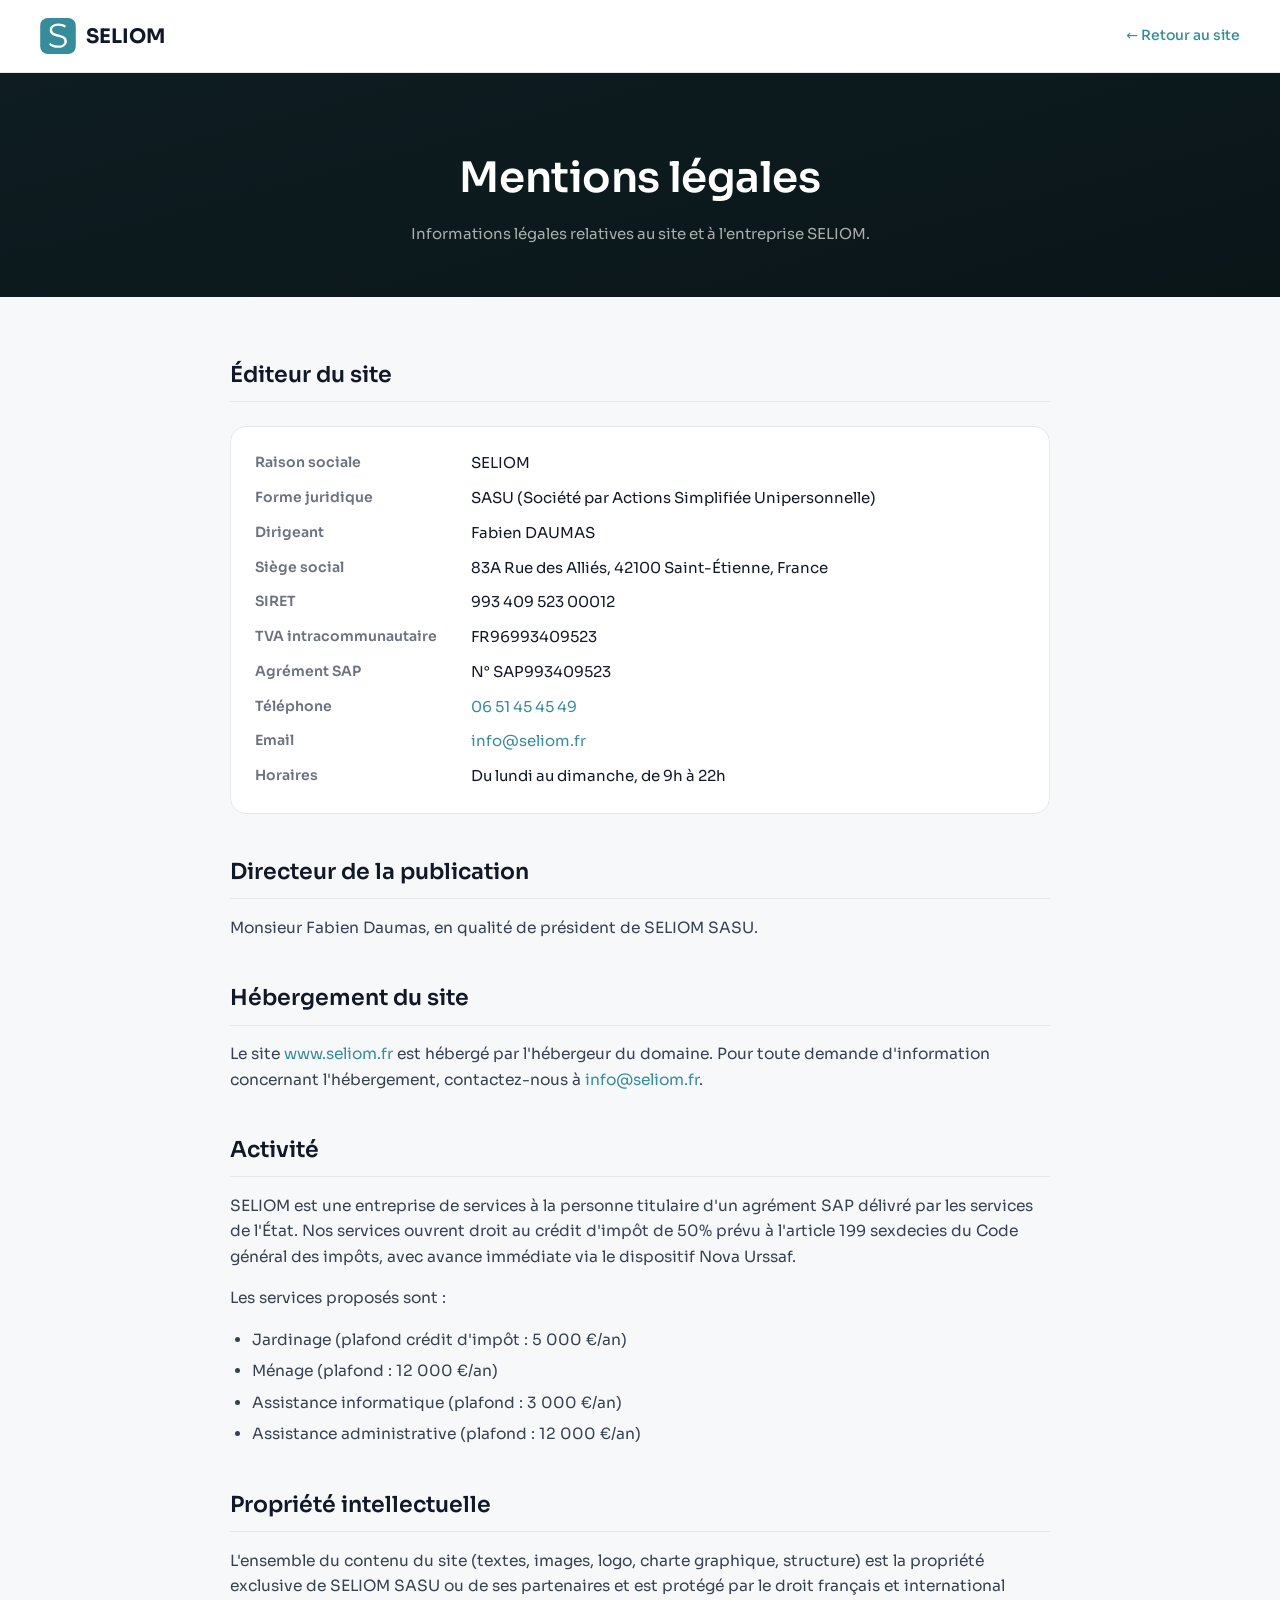
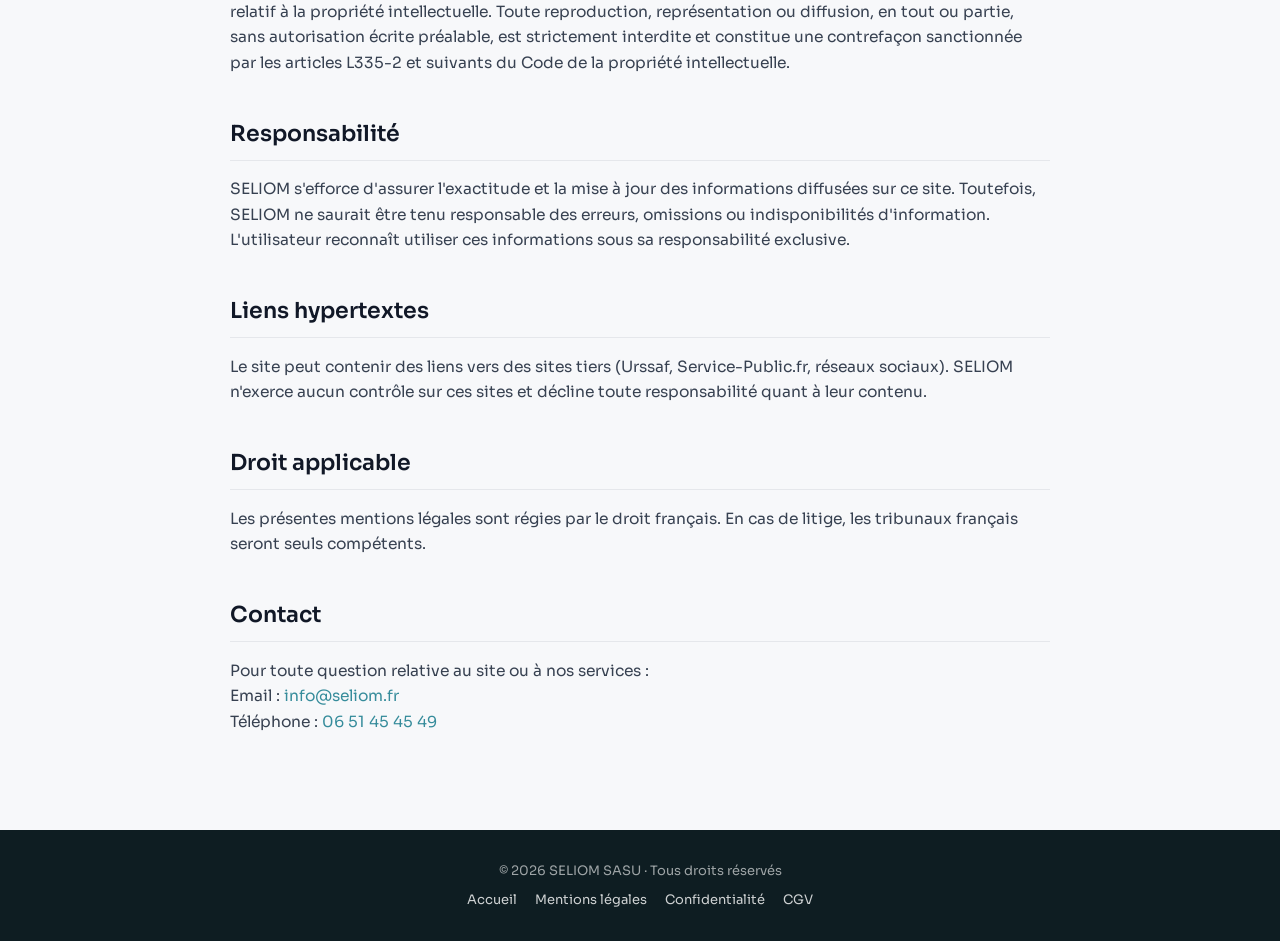
<file: mentions-legales.html>
<!doctype html>
<html lang="fr">
<head>
<meta charset="utf-8" />
<meta name="viewport" content="width=device-width, initial-scale=1" />
<title>Mentions légales — SELIOM</title>
<meta name="description" content="Mentions légales de SELIOM SASU — entreprise de services à la personne agréée SAP, basée à Saint-Étienne." />
<meta name="robots" content="index, follow" />
<link rel="canonical" href="https://www.seliom.fr/mentions-legales.html" />
<link rel="icon" type="image/svg+xml" href="logo-seliom.svg" />
<meta name="theme-color" content="#368c9b" />
<link rel="preconnect" href="https://fonts.googleapis.com" />
<link rel="preconnect" href="https://fonts.gstatic.com" crossorigin />
<link href="https://fonts.googleapis.com/css2?family=Sora:wght@300;400;500;600;700&display=swap" rel="stylesheet" />
<link rel="stylesheet" href="legal.css" />
</head>
<body>

<nav class="legal-nav">
  <div class="inner">
    <a href="index.html" class="logo">
      <img src="logo-seliom.svg" alt="SELIOM" />
      <span>SELIOM</span>
    </a>
    <a href="index.html" class="back">← Retour au site</a>
  </div>
</nav>

<header class="legal-hero">
  <div class="container">
    <h1>Mentions légales</h1>
    <p>Informations légales relatives au site et à l'entreprise SELIOM.</p>
  </div>
</header>

<main class="legal-content">
  <div class="container">

    <h2>Éditeur du site</h2>
    <div class="info-box">
      <dl>
        <dt>Raison sociale</dt><dd>SELIOM</dd>
        <dt>Forme juridique</dt><dd>SASU (Société par Actions Simplifiée Unipersonnelle)</dd>
        <dt>Dirigeant</dt><dd>Fabien DAUMAS</dd>
        <dt>Siège social</dt><dd>83A Rue des Alliés, 42100 Saint-Étienne, France</dd>
        <dt>SIRET</dt><dd>993 409 523 00012</dd>
        <dt>TVA intracommunautaire</dt><dd>FR96993409523</dd>
        <dt>Agrément SAP</dt><dd>N° SAP993409523</dd>
        <dt>Téléphone</dt><dd><a href="tel:+33651454549">06 51 45 45 49</a></dd>
        <dt>Email</dt><dd><a href="mailto:info@seliom.fr">info@seliom.fr</a></dd>
        <dt>Horaires</dt><dd>Du lundi au dimanche, de 9h à 22h</dd>
      </dl>
    </div>

    <h2>Directeur de la publication</h2>
    <p>Monsieur Fabien Daumas, en qualité de président de SELIOM SASU.</p>

    <h2>Hébergement du site</h2>
    <p>
      Le site <a href="https://www.seliom.fr">www.seliom.fr</a> est hébergé par
      l'hébergeur du domaine. Pour toute demande d'information concernant
      l'hébergement, contactez-nous à <a href="mailto:info@seliom.fr">info@seliom.fr</a>.
    </p>

    <h2>Activité</h2>
    <p>
      SELIOM est une entreprise de services à la personne titulaire d'un
      agrément SAP délivré par les services de l'État. Nos services
      ouvrent droit au crédit d'impôt de 50% prévu à l'article 199 sexdecies
      du Code général des impôts, avec avance immédiate via le dispositif
      Nova Urssaf.
    </p>
    <p>Les services proposés sont :</p>
    <ul>
      <li>Jardinage (plafond crédit d'impôt : 5 000 €/an)</li>
      <li>Ménage (plafond : 12 000 €/an)</li>
      <li>Assistance informatique (plafond : 3 000 €/an)</li>
      <li>Assistance administrative (plafond : 12 000 €/an)</li>
    </ul>

    <h2>Propriété intellectuelle</h2>
    <p>
      L'ensemble du contenu du site (textes, images, logo, charte graphique,
      structure) est la propriété exclusive de SELIOM SASU ou de ses partenaires
      et est protégé par le droit français et international relatif à la
      propriété intellectuelle. Toute reproduction, représentation ou diffusion,
      en tout ou partie, sans autorisation écrite préalable, est strictement
      interdite et constitue une contrefaçon sanctionnée par les articles
      L335-2 et suivants du Code de la propriété intellectuelle.
    </p>

    <h2>Responsabilité</h2>
    <p>
      SELIOM s'efforce d'assurer l'exactitude et la mise à jour des informations
      diffusées sur ce site. Toutefois, SELIOM ne saurait être tenu responsable
      des erreurs, omissions ou indisponibilités d'information. L'utilisateur
      reconnaît utiliser ces informations sous sa responsabilité exclusive.
    </p>

    <h2>Liens hypertextes</h2>
    <p>
      Le site peut contenir des liens vers des sites tiers (Urssaf, Service-Public.fr,
      réseaux sociaux). SELIOM n'exerce aucun contrôle sur ces sites et décline
      toute responsabilité quant à leur contenu.
    </p>

    <h2>Droit applicable</h2>
    <p>
      Les présentes mentions légales sont régies par le droit français.
      En cas de litige, les tribunaux français seront seuls compétents.
    </p>

    <h2>Contact</h2>
    <p>
      Pour toute question relative au site ou à nos services :<br/>
      Email : <a href="mailto:info@seliom.fr">info@seliom.fr</a><br/>
      Téléphone : <a href="tel:+33651454549">06 51 45 45 49</a>
    </p>

  </div>
</main>

<footer class="legal-footer">
  <div>© <span id="y"></span> SELIOM SASU · Tous droits réservés</div>
  <div class="links">
    <a href="index.html">Accueil</a>
    <a href="mentions-legales.html">Mentions légales</a>
    <a href="confidentialite.html">Confidentialité</a>
    <a href="cgv.html">CGV</a>
  </div>
</footer>
<script>document.getElementById('y').textContent = new Date().getFullYear();</script>
</body>
</html>
</file>
<file: legal.css>
/* Styles partagés pour les pages légales SELIOM (mentions, CGV, confidentialité) */
:root {
  --primary: #368c9b;
  --primary-dark: #1f5a66;
  --primary-soft: #e3f1f3;
  --gold: #E8A84C;
  --bg: #f7f8fa;
  --text: #374151;
  --text-soft: #6b7280;
  --text-strong: #111827;
  --line: #e5e7eb;
  --dark: #0e1d22;
  --radius: 16px;
}
*, *::before, *::after { box-sizing: border-box; }
html { scroll-behavior: smooth; }
body {
  margin: 0;
  font-family: 'Sora', system-ui, sans-serif;
  color: var(--text);
  background: var(--bg);
  -webkit-font-smoothing: antialiased;
  line-height: 1.65;
  font-size: 16px;
}
a { color: var(--primary); text-decoration: none; }
a:hover { text-decoration: underline; }
img { max-width: 100%; display: block; }

.container { width: min(820px, 100% - 40px); margin-inline: auto; }

/* Header simplifié */
.legal-nav {
  background: white;
  border-bottom: 1px solid var(--line);
  padding: 18px 0;
}
.legal-nav .inner {
  display: flex; justify-content: space-between; align-items: center;
  width: min(1200px, 100% - 40px);
  margin-inline: auto;
}
.legal-nav .logo {
  display: flex; align-items: center; gap: 10px;
  font-weight: 700; font-size: 20px; color: var(--text-strong);
}
.legal-nav .logo img { width: 36px; height: 36px; border-radius: 8px; }
.legal-nav .back {
  font-size: 14px; font-weight: 500; color: var(--primary);
}

/* Hero court */
.legal-hero {
  background: linear-gradient(165deg, var(--dark) 0%, #0a1518 100%);
  color: white;
  padding: 70px 0 50px;
  text-align: center;
}
.legal-hero h1 {
  font-size: clamp(28px, 4vw, 42px);
  font-weight: 600; letter-spacing: -.01em;
  margin: 0 0 10px;
}
.legal-hero p {
  color: rgba(255,255,255,.65);
  margin: 0; font-size: 15px;
}

/* Contenu */
.legal-content {
  padding: 60px 0 80px;
}
.legal-content h2 {
  font-size: 22px; font-weight: 600;
  color: var(--text-strong);
  margin: 40px 0 14px;
  padding-bottom: 8px;
  border-bottom: 1px solid var(--line);
}
.legal-content h2:first-child { margin-top: 0; }
.legal-content h3 {
  font-size: 17px; font-weight: 600;
  color: var(--text-strong);
  margin: 24px 0 8px;
}
.legal-content p, .legal-content li {
  font-size: 15.5px; color: var(--text);
}
.legal-content ul { padding-left: 22px; }
.legal-content li { margin-bottom: 6px; }
.legal-content strong { color: var(--text-strong); font-weight: 600; }

.info-box {
  background: white;
  border: 1px solid var(--line);
  border-radius: var(--radius);
  padding: 24px;
  margin: 24px 0;
}
.info-box dl {
  display: grid; grid-template-columns: 200px 1fr;
  gap: 10px 16px; margin: 0;
}
.info-box dt { font-weight: 600; color: var(--text-soft); font-size: 14px; }
.info-box dd { margin: 0; font-size: 15px; color: var(--text-strong); }

/* Footer simplifié */
.legal-footer {
  background: var(--dark);
  color: rgba(255,255,255,.6);
  text-align: center;
  padding: 30px 20px;
  font-size: 13px;
}
.legal-footer a { color: rgba(255,255,255,.8); }
.legal-footer .links { margin-top: 8px; display: flex; gap: 18px; justify-content: center; flex-wrap: wrap; }

@media (max-width: 600px) {
  .info-box dl { grid-template-columns: 1fr; gap: 4px 0; }
  .info-box dt { margin-top: 8px; }
  .legal-content h2 { font-size: 19px; }
}
</file>
